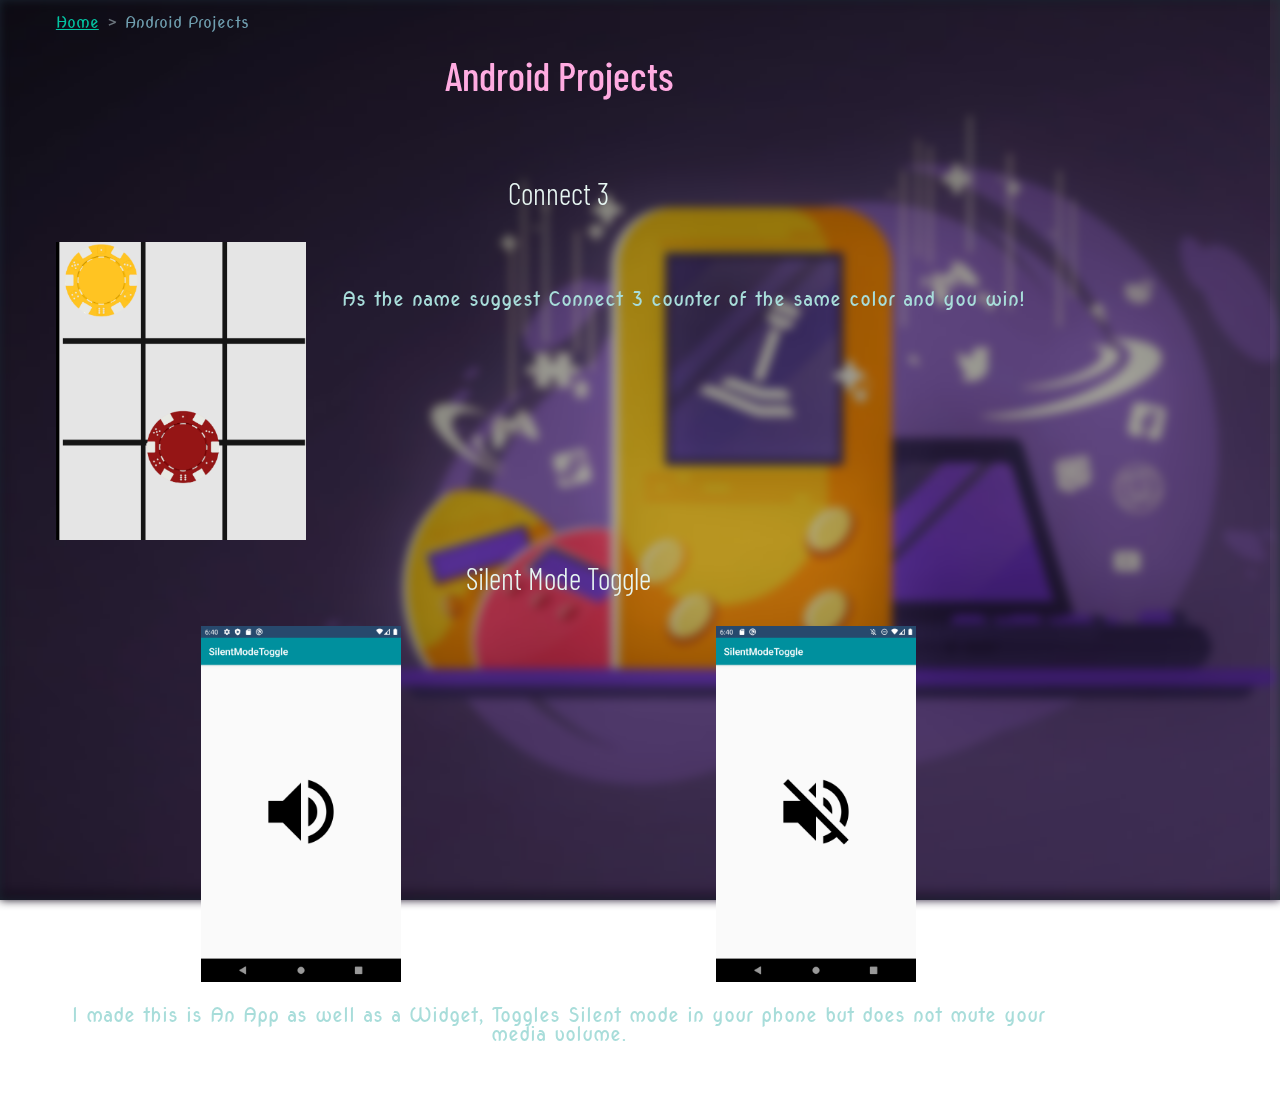
<file: android.html>
<!DOCTYPE html>
<html lang="en">
<head>
  <meta charset="UTF-8">
  <meta name="viewport" content="width=device-width, initial-scale=1.0">
  <meta http-equiv="X-UA-Compatible" content="ie=edge">
  <title>Android Developer</title>
  <link rel="stylesheet" href="css/bootstrap.min.css">
    <link rel="stylesheet" href="css/styles.css">
    <link rel="icon" href="androidfavicon.ico">
</head>
<body>
<div class="bg androidsec" >
  <div id="progressbar"></div>
  <div id="scrollpath"></div>
<section class="container-fluid " >
<nav style="--bs-breadcrumb-divider: '>';" aria-label="breadcrumb">
<ol class="breadcrumb">
  <li class="breadcrumb-item"><a href="index.html" style="color: #03c4a1;">Home</a></li>
  <li class="breadcrumb-item active" aria-current="page" style="color: #709fb0;">Android Projects</li>
</ol>
</nav >
<h1>Android Projects</h1>
<br>
<br>
<div class="row">
  <div class="col-lg-12 col-md-5 col-sm-4">
    <h2 class=" ">Connect 3</h2>
    <img src="androidimages/connect3.png" alt="Connect3" class="connect3" id="connect">
    <br>
    <br>
    <p>As the name suggest Connect 3 counter of the same color and you win!</p>
    <br><br>
  </div>
  </div>
  <div class="row">
    <h2>Silent Mode Toggle</h2>
    <div class="col-lg-6 col-md-6 col-sm-4 silent_images" >
      <img src="androidimages/silentmodeoff.png" alt="volume_off" id="silent">

    </div>
    <div class="col-lg-6 col-md-6 col-sm-4 silent_images">
      <img src="androidimages/silenmodeon.png" alt="volume_on"  id="silent">
    </div>

  </div>
  <br>
  <p>I made this is An App as well as a Widget, Toggles Silent mode in your phone
  but does not mute your media volume.</p>
  <br><br>



</section >
</div >



<script type="text/javascript">
let progress = document.getElementById('progressbar');
let totHeight = document.body.scrollHeight - window.innerHeight;
window.onscroll = function(){
  let progressHeight = (window.pageYOffset / totHeight) * 100;
  progress.style.height = progressHeight + "%";
}
</script>
<script src="https://cdn.jsdelivr.net/npm/bootstrap@5.0.0-beta1/dist/js/bootstrap.bundle.min.js" integrity="sha384-ygbV9kiqUc6oa4msXn9868pTtWMgiQaeYH7/t7LECLbyPA2x65Kgf80OJFdroafW" crossorigin="anonymous"></script>
</body>
</html>
</file>
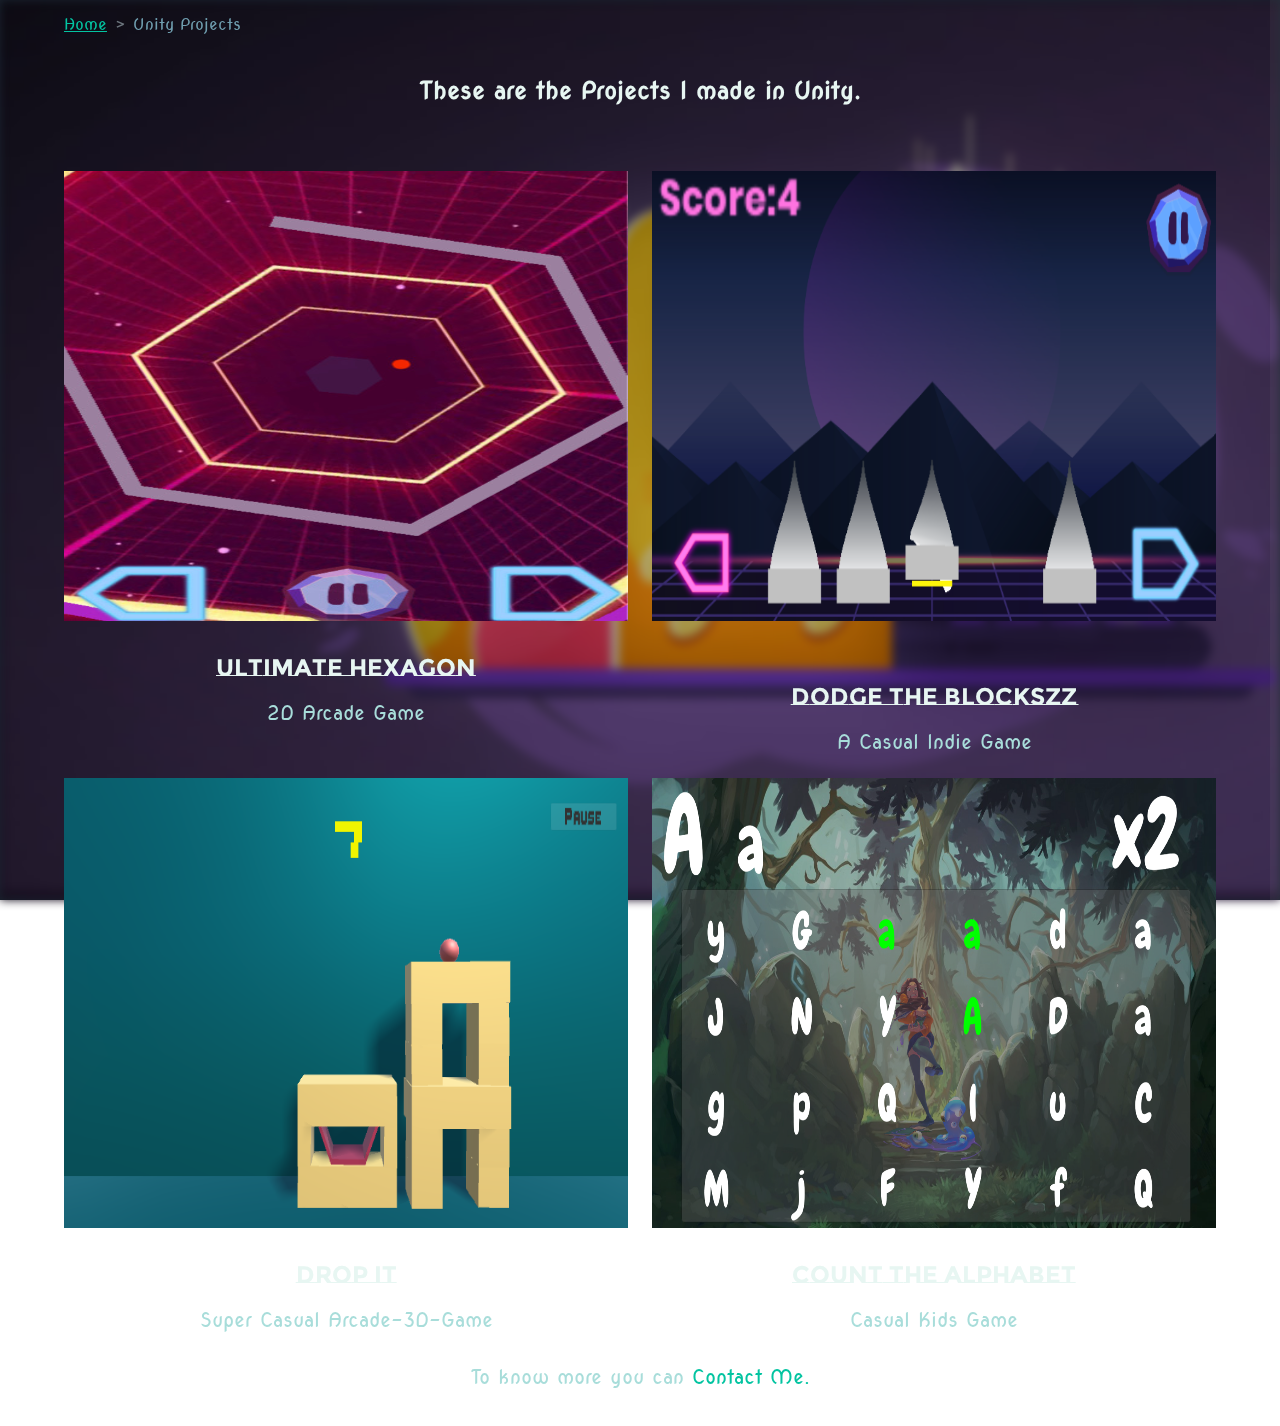
<file: gamedev.html>
<!DOCTYPE html>
<html lang="en">
<head>
  <meta charset="UTF-8">
  <meta name="viewport" content="width=device-width, initial-scale=1.0">
  <meta http-equiv="X-UA-Compatible" content="ie=edge">
  <title>Developed Games</title>
  <link rel="stylesheet" href="css/bootstrap.min.css">
    <link rel="stylesheet" href="css/styles.css">
    <link rel="icon" href="unity.ico">
</head>
<body>
  <div class="bg">

    <div id="progressbar"></div>
    <div id="scrollpath"></div>
<section class="container-fluid">
  <nav style="--bs-breadcrumb-divider: '>';" aria-label="breadcrumb">
    <ol class="breadcrumb">
      <li class="breadcrumb-item"><a href="index.html" style="color: #03c4a1;">Home</a></li>
      <li class="breadcrumb-item active" aria-current="page" style="color: #709fb0;">Unity Projects</li>
    </ol>
  </nav>
  <br>
  <h3 style="text-align:center; color: #da9ff9; font-weight:bold">These are the Projects I made in Unity.<h3>
    <br>
    <br>

  <div class="row">
  <div class="col-lg-6 col-md-5 col-sm-6 ">

      <img src="images/hexagon.jpeg" class="d-block w-100" alt="...">
      <br>

      <h5 style="color: #ffabe1; font-family: 'Montserrat Subrayada', sans-serif; line-height: 2.2rem; font-weight:bold;">Ultimate Hexagon</h5>
          <p style="color: #709fb0;">  2D Arcade Game</p>

    </div>
    <div class="col-lg-6 col-md-5 col-sm-6 ">

        <img src="images/dodgeblock.png" class="d-block w-100" alt="...">
        <br>
        <br>
        <h5 style="color: #ffabe1; font-family: 'Montserrat Subrayada', sans-serif; line-height: 2.2rem; font-weight:bold;">Dodge the Blockszz</h5>
            <p style="color: #709fb0;"> A Casual Indie Game</p>
      </div>
      <div class="col-lg-6 col-md-5 col-sm-6 ">

          <img src="images/dropit.png" class="d-block w-100" alt="..." >
          <br>
          <h5 style="color: #ffabe1; font-family: 'Montserrat Subrayada', sans-serif; line-height: 2.2rem; font-weight:bold;">Drop It</h5>
              <p style="color: #709fb0;">Super Casual Arcade-3D-Game</p>

        </div>
        <div class="col-lg-6 col-md-5 col-sm-6 ">
                <img src="images/Alpha-count.png" class="d-block w-100" alt="...">
                <br>
                <h5 style="color: #ffabe1; font-family: 'Montserrat Subrayada', sans-serif; line-height: 2.2rem; font-weight:bold;">Count the Alphabet</h5>
                    <p style="color: #709fb0;">Casual Kids Game</p>
              </div>


      </div>
    <hr>
      <p style="text-align:center; color: #da9ff9;">To know more you can <a href="contacts.html" style="color: #03c4a1; text-decoration:none;"> Contact Me.</p>



      </section>

    </div>















    <script type="text/javascript">
    let progress = document.getElementById('progressbar');
    let totHeight = document.body.scrollHeight - window.innerHeight;
    window.onscroll = function(){
      let progressHeight = (window.pageYOffset / totHeight) * 100;
      progress.style.height = progressHeight + "%";
    }
    </script>
  <script src="https://cdn.jsdelivr.net/npm/bootstrap@5.0.0-beta1/dist/js/bootstrap.bundle.min.js" integrity="sha384-ygbV9kiqUc6oa4msXn9868pTtWMgiQaeYH7/t7LECLbyPA2x65Kgf80OJFdroafW" crossorigin="anonymous"></script>
</body>
</html>
</file>
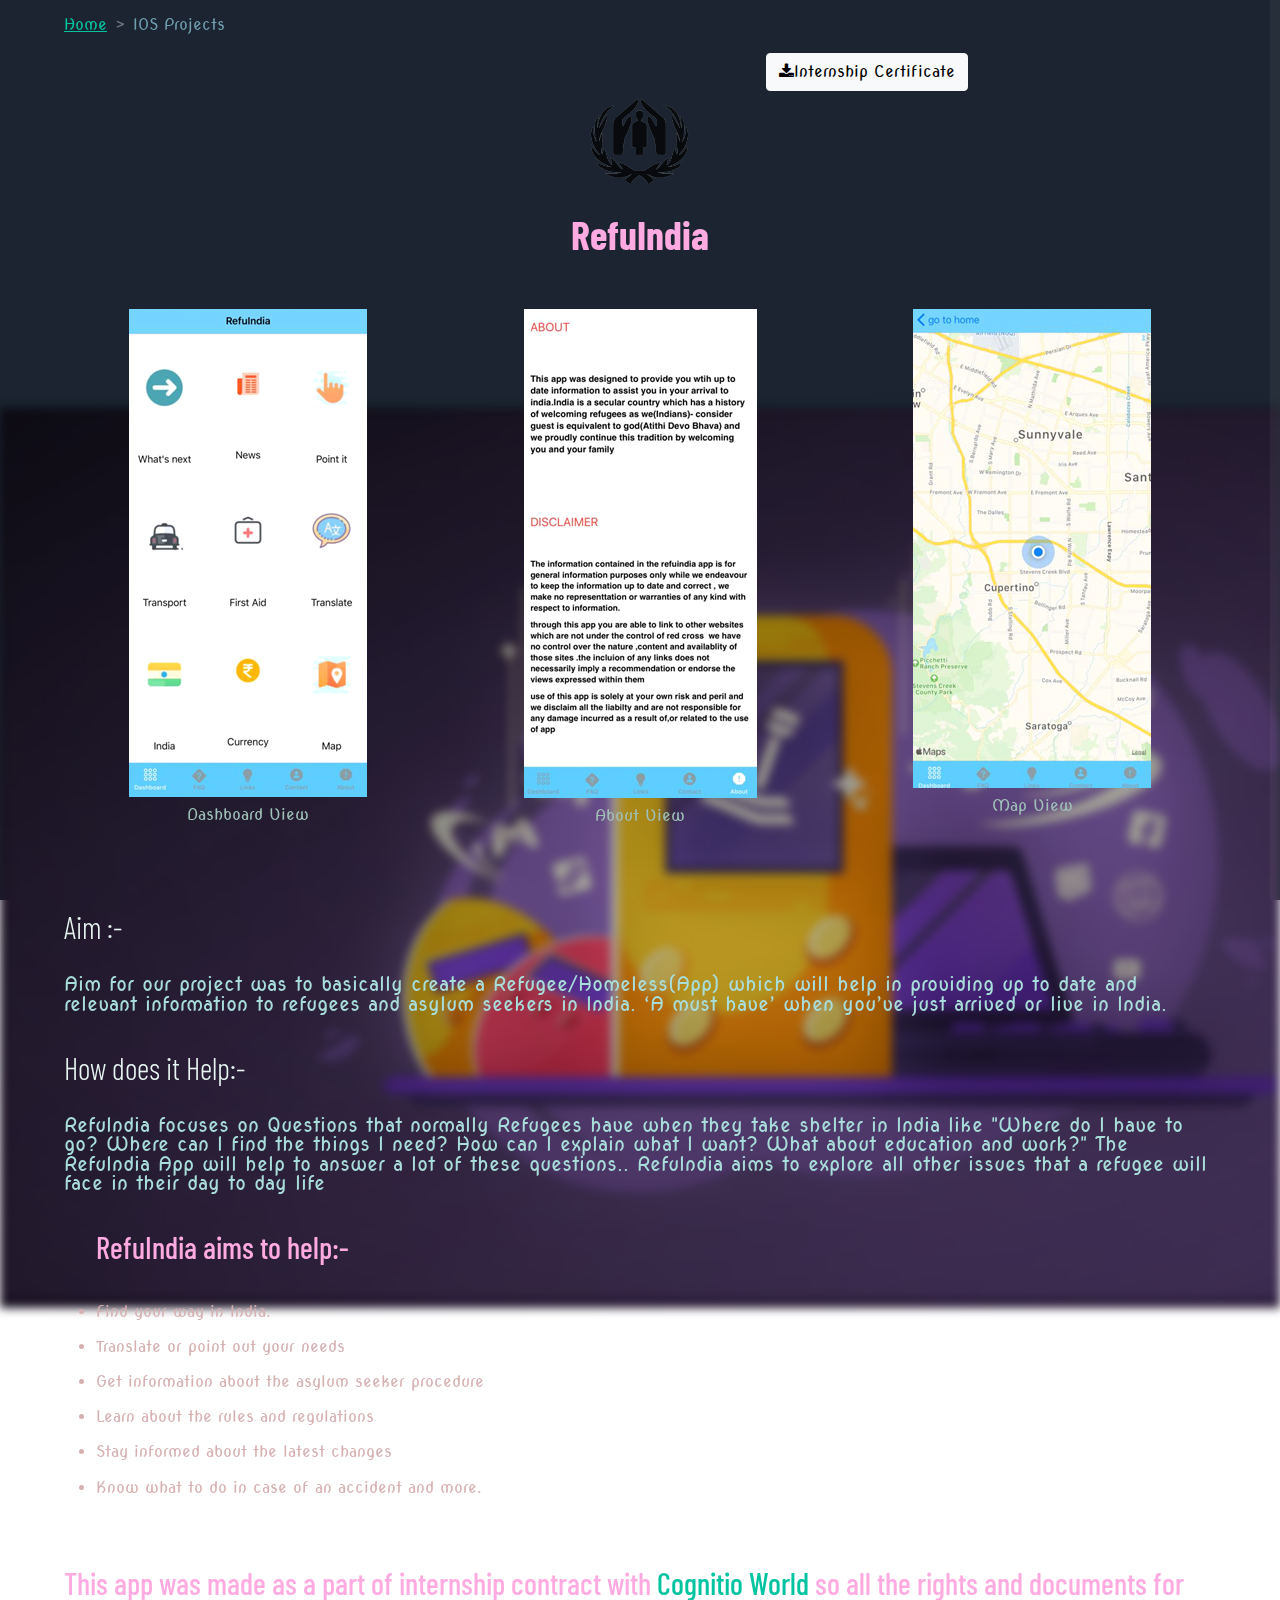
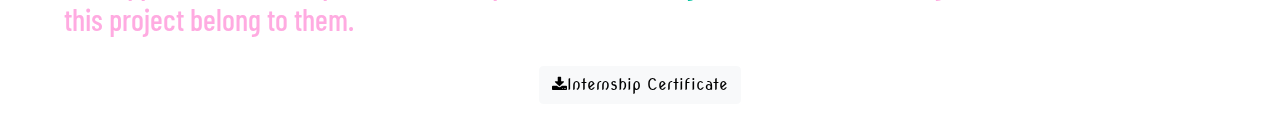
<file: iosdev.html>
<!DOCTYPE html>
<html lang="en">
<head>
  <meta charset="UTF-8">
  <meta name="viewport" content="width=device-width, initial-scale=1.0">
  <meta http-equiv="X-UA-Compatible" content="ie=edge">
  <title>Ios Developer</title>
  <link rel="stylesheet" href="css/bootstrap.min.css">
    <link rel="stylesheet" href="css/styles.css">
    <link rel="stylesheet" href="https://cdnjs.cloudflare.com/ajax/libs/font-awesome/4.7.0/css/font-awesome.min.css">
    <link rel="icon" href="iosfavicon.ico">


</head>
<body class="bg">
  <div id="progressbar"></div>
  <div id="scrollpath"></div>
  <section class="container-fluid">
    <nav style="--bs-breadcrumb-divider: '>';" aria-label="breadcrumb">
      <ol class="breadcrumb">
        <li class="breadcrumb-item"><a href="index.html" style="color: #03c4a1;">Home</a></li>
        <li class="breadcrumb-item active" aria-current="page" style="color: #709fb0;">IOS Projects</li>
      </ol>
    </nav>
    <form class="getdocument" action="iosimages/ios dev certificate.jpg" method="get">
      <button class="btn btn-light"><i class="fa fa-download"></i>Internship Certificate</button>
    </form>
    <img src="iosimages/refuindia.png" alt="refuindia" style="opacity:0.7; " id="refuimg">
<h1 style="color: #ffabe1; font-family: 'Barlow Condensed', sans-serif; line-height: 5.2rem; font-weight:bolder">RefuIndia</h1>

<br>

<div class="row iosimgs">
  <div class="col-lg-4 col-md-6 " >
  <img src="iosimages/ios proj1.png" alt="Dashboard View" >
  <h6 style="">Dashboard View</h6>
  </div>
  <div class="col-lg-4 col-md-6 " >
  <img src="iosimages/iosproj2.png" alt="About View">
  <h6 style="">About View</h6>
  </div>
  <div class="col-lg-4" >
  <img src="iosimages/mapview.png" alt="Map View" >
  <h6 style="">Map View</h6>
  </div>
  </div>
  <br>

  <br>
  <div class="info">
    <div class="aim">
  <h2 style="">Aim :-</h2>
  <p style="" >Aim for our project was to basically create a Refugee/Homeless(App) which will help in  providing up to date and relevant information to refugees and asylum seekers in India.
     ‘A must have’ when you’ve just arrived or live in India.</p>
</div>
<div class="workings">
  <h2 style="">How does it Help:-</h2>
<p>RefuIndia focuses on Questions that normally Refugees have when they take shelter in India like "Where do I have to go? Where can I find the things I need? How can I explain what I want? What about education and work?" The RefuIndia App will help to answer a lot of these questions.. RefuIndia aims to explore all other issues that a refugee will face in their day to day life
</p>
<ul class="refufeature">
  <h6 style="color: #ffabe1;font-family: 'Barlow Condensed', sans-serif; font-size: 1.9rem; padding: 20px 0px;">RefuIndia aims to help:-</h6>
  <li>Find your way in India.</li>
  <li>Translate or point out your needs</li>
  <li>Get information about the asylum seeker procedure </li>
  <li>Learn about the rules and regulations</li>
  <li>Stay informed about the latest changes</li>
  <li>Know what to do in case of an accident and more.</li>
</ul>
<br>
<h6 style="color: #ffabe1;font-family: 'Barlow Condensed', sans-serif; font-size: 1.9rem; padding: 20px 0px;">This app was made as a part of internship contract with
  <a href="https://www.cognitioworld.com/" style="color: #03c4a1; text-decoration:none;">Cognitio World</a>
  so all the rights and documents for this project belong to them.</h6>


</div>
</div>
<form class="" action="iosimages/ios dev certificate.jpg" method="get">
  <button class="btn btn-light"><i class="fa fa-download"></i>Internship Certificate</button>
</form>





</section>


<script>let progress = document.getElementById('progressbar');
let totHeight = document.body.scrollHeight - window.innerHeight;
window.onscroll = function(){
  let progressHeight = (window.pageYOffset / totHeight) * 100;
  progress.style.height = progressHeight + "%";
}</script>
<script src="https://cdn.jsdelivr.net/npm/bootstrap@5.0.0-beta1/dist/js/bootstrap.bundle.min.js" integrity="sha384-ygbV9kiqUc6oa4msXn9868pTtWMgiQaeYH7/t7LECLbyPA2x65Kgf80OJFdroafW" crossorigin="anonymous"></script>
</body>
</html>
</file>
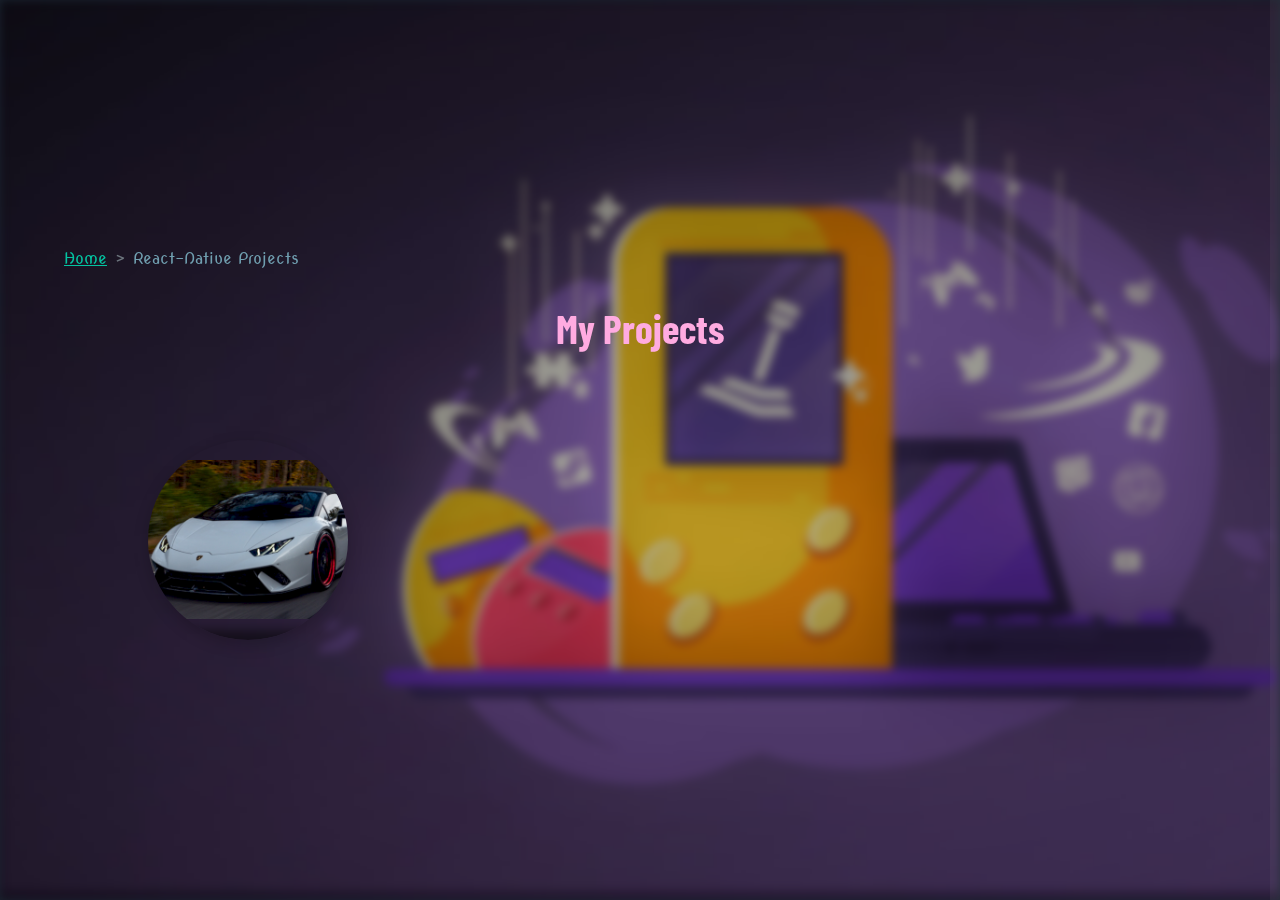
<file: react-native.html>
<!DOCTYPE html>
<html lang="en">
<head>
  <meta charset="UTF-8">
  <meta name="viewport" content="width=device-width, initial-scale=1.0">
  <meta http-equiv="X-UA-Compatible" content="ie=edge">
  <title>Supercar</title>
  <link rel="stylesheet" href="css/bootstrap.min.css">
    <link rel="stylesheet" href="css/styles.css">
    <link rel="stylesheet" href="https://cdnjs.cloudflare.com/ajax/libs/font-awesome/4.7.0/css/font-awesome.min.css">
    <link rel="icon" href="reactimg/reacticon.ico">


</head>
<body class="bg" id="react-native">
  <div id="progressbar"></div>
  <div id="scrollpath"></div>
  <section class="container-fluid">
    <nav style="--bs-breadcrumb-divider: '>';" aria-label="breadcrumb">
      <ol class="breadcrumb">
        <li class="breadcrumb-item"><a href="index.html" style="color: #03c4a1;">Home</a></li>
        <li class="breadcrumb-item active" aria-current="page" style="color: #709fb0;">React-Native Projects</li>

      </ol>
    </nav>
    <h1 class="header1">My Projects</h1>
    <br>
    <br>
    <div class="row">
      <div class="col-lg-4 col-md-6 " >

      <div class="container1 ">
        <div class="card1">
          <div class="imgBx">
            <img src="reactimg/supercarappimg11.png" alt="">

          </div>
          <br>
          <div class="content">
            <div class="contentBx">
              <h3 style=""><A href="super-car.html">Super-Cars<br><span>Web-application</span></a></h3>

            </div>
          </div>
        </div>
      </div>
    </div>
    </div>





</section>


<script>let progress = document.getElementById('progressbar');
let totHeight = document.body.scrollHeight - window.innerHeight;
window.onscroll = function(){
  let progressHeight = (window.pageYOffset / totHeight) * 100;
  progress.style.height = progressHeight + "%";
}</script>
<script src="https://cdn.jsdelivr.net/npm/bootstrap@5.0.0-beta1/dist/js/bootstrap.bundle.min.js" integrity="sha384-ygbV9kiqUc6oa4msXn9868pTtWMgiQaeYH7/t7LECLbyPA2x65Kgf80OJFdroafW" crossorigin="anonymous"></script>
</body>
</html>
</file>
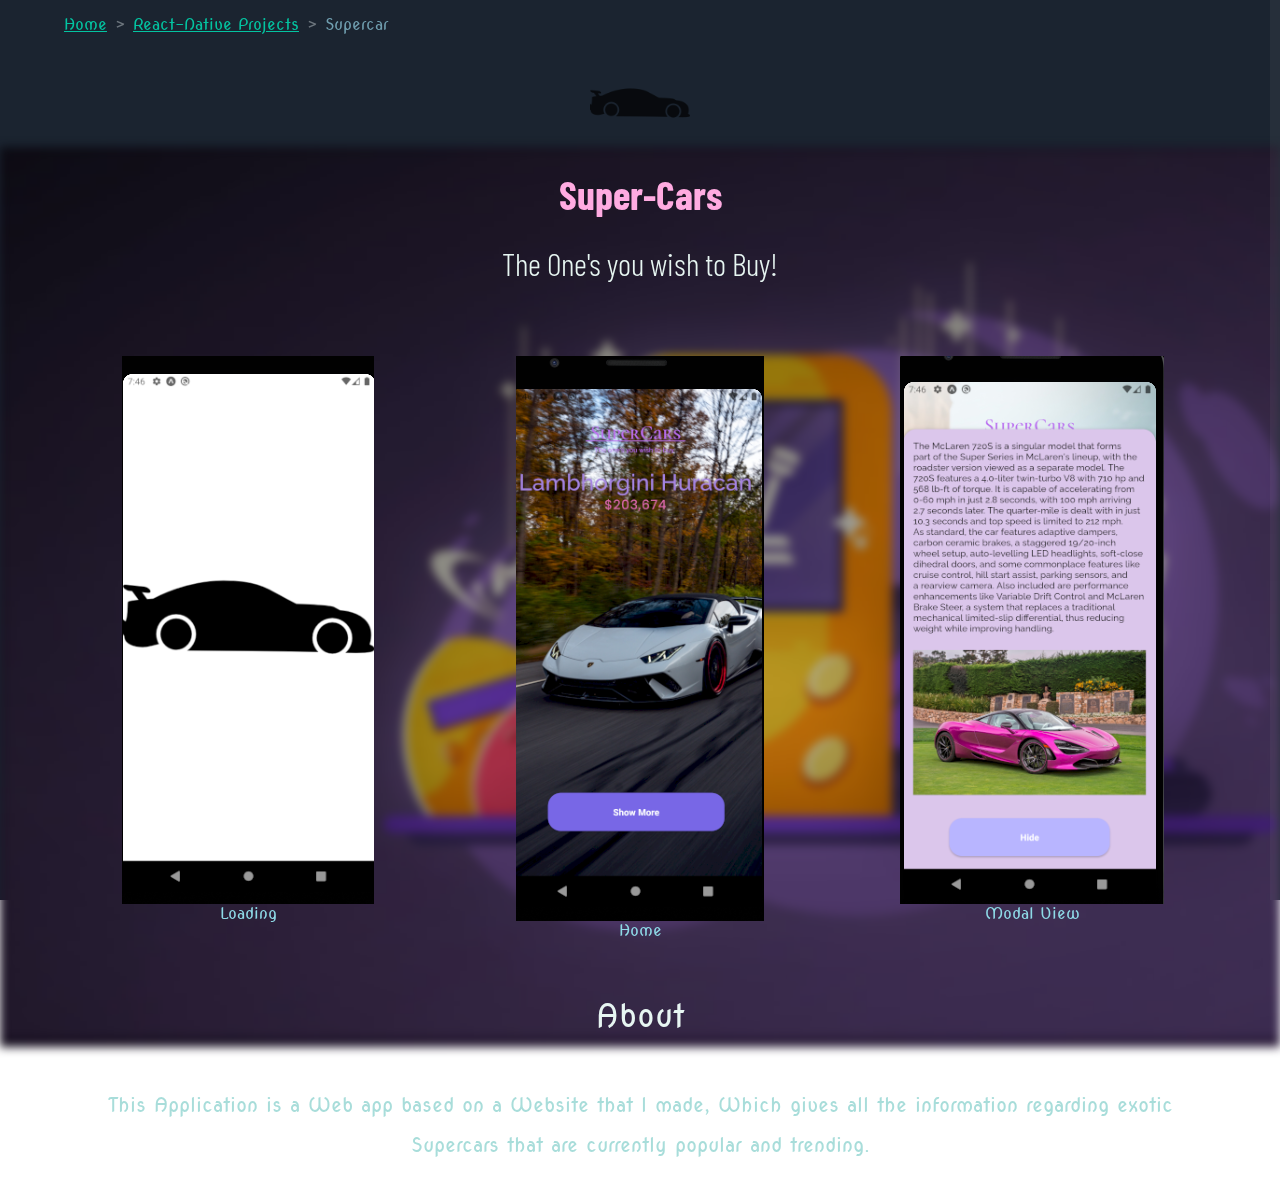
<file: super-car.html>
<!DOCTYPE html>
<html lang="en">
<head>
  <meta charset="UTF-8">
  <meta name="viewport" content="width=device-width, initial-scale=1.0">
  <meta http-equiv="X-UA-Compatible" content="ie=edge">
  <title>Supercar</title>
  <link rel="stylesheet" href="css/bootstrap.min.css">
    <link rel="stylesheet" href="css/styles.css">
    <link rel="stylesheet" href="https://cdnjs.cloudflare.com/ajax/libs/font-awesome/4.7.0/css/font-awesome.min.css">
    <link rel="icon" href="reactimg/supericon.ico">


</head>
<body class="bg" id="Supercar">
  <div id="progressbar"></div>
  <div id="scrollpath"></div>
  <section class="container-fluid">
    <nav style="--bs-breadcrumb-divider: '>';" aria-label="breadcrumb">
      <ol class="breadcrumb">
        <li class="breadcrumb-item"><a href="index.html" style="color: #03c4a1;">Home</a></li>
        <li class="breadcrumb-item"><a href="react-native.html" style="color: #03c4a1;">React-Native Projects</a></li>
        <li class="breadcrumb-item active" aria-current="page" style="color: #709fb0;">Supercar</li>
      </ol>
    </nav>
    <img src="reactimg/super-car.png" alt="super-car" style="opacity:0.7; " id="super-car">
<h1 style="color: #ffabe1; font-family: 'Barlow Condensed', sans-serif; line-height: 5.2rem; font-weight:bolder">Super-Cars</h1>
<h2 style="color: #ffabe1; font-family: 'Barlow Condensed', sans-serif;">The One's you wish to Buy!</h2>

<br>

<div class="row reactimgs">
  <div class="col-lg-4 col-md-6 " >
  <img src="reactimg/supercarapploading.png" alt="Loading" >
  <h6 style="">Loading</h6>
  </div>
  <div class="col-lg-4 col-md-6 " >
  <img src="reactimg/supercarappimg1.png" alt="Home">
  <h6 style="">Home</h6>
  </div>
  <div class="col-lg-4" >
  <img src="reactimg/supercarappimg2.png" alt="Modal view" >
  <h6 style="">Modal View</h6>
  </div>
  </div>
  <br>

  <br>
  <div class="supercarinfo">
    <div class="aim">
  <h2 style="">About</h2>
  <p style="" >This Application is a Web app based on a Website that I made, Which gives all the information regarding exotic Supercars that are currently popular and trending.</p>
</div>
</div>

</section>


<script>let progress = document.getElementById('progressbar');
let totHeight = document.body.scrollHeight - window.innerHeight;
window.onscroll = function(){
  let progressHeight = (window.pageYOffset / totHeight) * 100;
  progress.style.height = progressHeight + "%";
}</script>
<script src="https://cdn.jsdelivr.net/npm/bootstrap@5.0.0-beta1/dist/js/bootstrap.bundle.min.js" integrity="sha384-ygbV9kiqUc6oa4msXn9868pTtWMgiQaeYH7/t7LECLbyPA2x65Kgf80OJFdroafW" crossorigin="anonymous"></script>
</body>
</html>
</file>
<file: css/styles.css>
@import url("https://fonts.googleapis.com/css2?family=Merriweather:wght@700&family=Sacramento&display=swap");
@import url("https://fonts.googleapis.com/css2?family=Montserrat:wght@300&display=swap");
@import url("https://fonts.googleapis.com/css2?family=Montserrat:wght@500&display=swap");
@import url("https://fonts.googleapis.com/css2?family=Barlow+Condensed:wght@400&family=Montserrat:wght@100;200&display=swap");
@import url("https://fonts.googleapis.com/css2?family=Montserrat+Subrayada&display=swap");
@import url("https://fonts.googleapis.com/css2?family=Share+Tech+Mono&display=swap");
@import url("https://fonts.googleapis.com/css2?family=Josefin+Sans:wght@300&display=swap");
@import url("https://fonts.googleapis.com/css2?family=Allerta+Stencil&family=Cinzel+Decorative:wght@400;700;900&family=Nova+Oval&display=swap");
@import url("https://fonts.googleapis.com/css2?family=Russo+One&display=swap");

:root {
  --transition: 0.75s ease;
  --clr-body-dark: #08111c;
  --clr-body-light: #8edae7;
  --clr-navdark: #1b2430;
  --clr-navlight: #eaf6f6;
  --clr-skewdark: #1b2430;
  --clr-skewlight: #d2e8f2;
  --clr-h2-dark: #1b242f;
  --clr-h2-light: #e7f6f2;
  --clr-h3-dark: #365b63;
  --clr-h3-light: #e7f6f2;
  --clr-h4-dark: #4f7595;
  --clr-h4-light: #c6ddf0;
  --clr-h5-dark: #365b63;
  --clr-h5-light: #e7f6f2;
  --clr-p-dark: #599d9f;
  --clr-p-light: #a8ddda;
  --clr-contactdark: #362d43;
  --clr-contactlight: #4e4e74;
  --clr-footerdark: #4e4e74;
  --clr-footerlight: #272738;
  --clr-socialdark: #123055;
  --clr-sociallight: #d2e8f2;
}

body {
  color: var(--clr-body-light);
  margin: 0px;
  text-align: center;
  font-family: "Nova Oval", cursive;
  -webkit-animation: fadein 2s;
  /* Safari, Chrome and Opera > 12.1 */
  -moz-animation: fadein 2s;
  /* Firefox < 16 */
  -ms-animation: fadein 2s;
  /* Internet Explorer */
  -o-animation: fadein 2s;
  /* Opera < 12.1 */
  animation: fadein 2s;
  overflow-x: hidden;
  filter: none;
  transition: 0.5s;
  cursor: url("../images/icons8-sword-64.png"), auto !important;
  display: flex;
  place-items: center;
  min-height: 100svh;
  transition: background-position var(--transition);
  background: linear-gradient(#8cc9e6 0vh,
      #d2e8f2 100vh,
      #1b2430 200vh,
      #1b2430 300vh) fixed;
  background-size: auto 1000vh;
  background-position-y: -200vh;
}

@keyframes fadein {
  from {
    opacity: 0;
  }

  to {
    opacity: 1;
  }
}

.mainpage {
  display: none;
  animation: fadein 2s;
  transition: ;
}

.loadingcontainer {
  width: 100vw;
  height: 100vh;
  background: linear-gradient(45deg, #706e9f, #343354);
  transition: ;
}

.loadingcontainer.hide {
  display: none;
}

.loadingcontainer.show {
  display: block;
}

.square {
  position: relative;
  width: 100px;
  height: 100px;
  background: #343354;
  animation: rotate 9s linear infinite;
  margin: auto;
  top: 39%;
  border: 10px dashed rgba(0, 0, 0, 0.3);
  box-shadow: 0 0 0 10px rgba(0, 0, 0, 0.5), inset 0 0 0 10px rgba(0, 0, 0, 0.4);
}

@keyframes rotate {
  0% {
    transform: rotate(360deg);
  }

  100% {
    transform: rotate(0deg);
  }
}

.square span {
  display: block;
  position: absolute;
  width: 100%;
  height: 100%;
  top: 0;
  left: 0;
  overflow: hidden;
}

.square span:before {
  content: "";
  position: absolute;
  width: 100%;
  height: 100%;
  border: none;
  transform: scaleX(0);
  border-top: 10px solid #af7ab3;
  animation: animateloading 2s linear infinite;
}

@keyframes animateloading {
  0% {
    transform: scaleX(0);
    left: -100%;
  }

  0.1% {
    transform: scaleX(1);
  }

  25% {
    transform: scaleX(1);
    left: 0%;
  }

  50%,
  100% {
    transform: scaleX(0);
    left: 100%;
  }
}

.square span:nth-child(1) {
  transform: rotate(0deg);
}

.square span:nth-child(2) {
  transform: rotate(90deg);
}

.square span:nth-child(3) {
  transform: rotate(180deg);
}

.square span:nth-child(4) {
  transform: rotate(270deg);
}

.square span:nth-child(1):before {
  animation-delay: 0s;
}

.square span:nth-child(2):before {
  animation-delay: 0.5s;
}

.square span:nth-child(3):before {
  animation-delay: 1s;
}

.square span:nth-child(4):before {
  animation-delay: 1.5s;
}

.maincontainer.blur {
  filter: blur(7px);
  background-color: #d2e8f2;
}

hr {
  border: none;
  border-top: none;
  border-bottom: none;
  height: 0px;
  width: 0%;
  border-width: 6px;
  border-color: #eaf6f6;
  margin: 0px auto;
}

/*Heading*/
h2,
h4,
h3,
h5,
p {
  font-family: "Nova Oval", cursive;
}

h2 {
  color: var(--clr-h2-light) !important;
  padding-bottom: 20px;
  font-weight: 300;
  margin-bottom: 30px;
}

h3 {
  color: var(--clr-h3-light) !important;
  font-size: 1.5rem;
}

h5 {
  color: var(--clr-h5-light) !important;
  font-size: 1.5rem;
}

p {
  color: var(--clr-p-light) !important;
  line-height: 2;
  font-size: 20px !important;
}

canvas {
  position: absolute;
  left: 0;
  top: 0;
}

/*all ids of index css are in here*/
#features {
  padding: 100px;
}

#scrollpath {
  position: fixed;
  top: 0;
  right: 0;
  width: 10px;
  height: 100%;
  background: rgba(255, 255, 255, 0.05);
}

#progressbar {
  position: fixed;
  top: 0;
  right: 0;
  width: 10px;
  z-index: 1021;
  background: linear-gradient(to top, #1687a7, #00ffe7);
  animation: scrolly 5s linear infinite;
}

@keyframes scrolly {

  0%,
  100% {
    filter: hue-rotate(0deg);
  }

  50% {
    filter: hue-rotate(360deg);
  }
}

#progressbar:before {
  content: "";
  position: absolute;
  top: 0;
  left: 0;
  width: 100%;
  height: 100%;
  background: linear-gradient(to top, #1687a7, #00ffe7);
  filter: blur(10px);
}

#progressbar:after {
  content: "";
  position: absolute;
  top: 0;
  left: 0;
  width: 100%;
  height: 100%;
  background: linear-gradient(to top, #1687a7, #00ffe7);
  filter: blur(30px);
}

#title2 {
  position: relative;
  top: 47%;
  font-size: 24px;
  color: #66bfbf;
  font-weight: normal;
  align-self: center;
  display: flex;
  justify-content: center;
}

/*all classes css index are here*/

::-webkit-scrollbar {
  width: 0;
}

body.day {
  background-position-y: 0px;
  --clr-body-light: #335b62;
  --clr-body-dark: #8edae7;
  --clr-navlight: #1b2430;
  --clr-navdark: #eaf6f6;
  --clr-skewlight: #1b2430;
  --clr-skewdark: #d2e8f2;
  --clr-h2-light: #1b242f;
  --clr-h2-dark: #e7f6f2;
  --clr-h3-light: #365b63;
  --clr-h3-dark: #e7f6f2;
  --clr-h4-light: #4f7595;
  --clr-h4-dark: #c6ddf0;
  --clr-h5-light: #365b63;
  --clr-h5-dark: #e7f6f2;
  --clr-p-light: #599d9f;
  --clr-p-dark: #a8ddda;
  --clr-contactlight: #362d43;
  --clr-contactdark: #4e4e74;
  --clr-footerlight: #4e4e74;
  --clr-footerdark: #272738;
  --clr-sociallight: #123055;
  --clr-socialdark: #d2e8f2;
}

.stars {
  width: 1px;
  height: 1px;
  background: transparent;
  animation: animStar 50s linear infinite;
  box-shadow: 779px 1331px #fff, 324px 42px #fff, 303px 586px #fff,
    1312px 276px #fff, 451px 625px #fff, 521px 1931px #fff, 1087px 1871px #fff,
    36px 1546px #fff, 132px 934px #fff, 1698px 901px #fff, 1418px 664px #fff,
    1448px 1157px #fff, 1084px 232px #fff, 347px 1776px #fff, 1722px 243px #fff,
    1629px 835px #fff, 479px 969px #fff, 1231px 960px #fff, 586px 384px #fff,
    164px 527px #fff, 8px 646px #fff, 1150px 1126px #fff, 665px 1357px #fff,
    1556px 1982px #fff, 1260px 1961px #fff, 1675px 1741px #fff,
    1843px 1514px #fff, 718px 1628px #fff, 242px 1343px #fff, 1497px 1880px #fff,
    1364px 230px #fff, 1739px 1302px #fff, 636px 959px #fff, 304px 686px #fff,
    614px 751px #fff, 1935px 816px #fff, 1428px 60px #fff, 355px 335px #fff,
    1594px 158px #fff, 90px 60px #fff, 1553px 162px #fff, 1239px 1825px #fff,
    1945px 587px #fff, 749px 1785px #fff, 1987px 1172px #fff, 1301px 1237px #fff,
    1039px 342px #fff, 1585px 1481px #fff, 995px 1048px #fff, 524px 932px #fff,
    214px 413px #fff, 1701px 1300px #fff, 1037px 1613px #fff, 1871px 996px #fff,
    1360px 1635px #fff, 1110px 1313px #fff, 412px 1783px #fff, 1949px 177px #fff,
    903px 1854px #fff, 700px 1936px #fff, 378px 125px #fff, 308px 834px #fff,
    1118px 962px #fff, 1350px 1929px #fff, 781px 1811px #fff, 561px 137px #fff,
    757px 1148px #fff, 1670px 1979px #fff, 343px 739px #fff, 945px 795px #fff,
    576px 1903px #fff, 1078px 1436px #fff, 1583px 450px #fff, 1366px 474px #fff,
    297px 1873px #fff, 192px 162px #fff, 1624px 1633px #fff, 59px 453px #fff,
    82px 1872px #fff, 1933px 498px #fff, 1966px 1974px #fff, 1975px 1688px #fff,
    779px 314px #fff, 1858px 1543px #fff, 73px 1507px #fff, 1693px 975px #fff,
    1683px 108px #fff, 1768px 1654px #fff, 654px 14px #fff, 494px 171px #fff,
    1689px 1895px #fff, 1660px 263px #fff, 1031px 903px #fff, 1203px 1393px #fff,
    1333px 1421px #fff, 1113px 41px #fff, 1206px 1645px #fff, 1325px 1635px #fff,
    142px 388px #fff, 572px 215px #fff, 1535px 296px #fff, 1419px 407px #fff,
    1379px 1003px #fff, 329px 469px #fff, 1791px 1652px #fff, 935px 1802px #fff,
    1330px 1820px #fff, 421px 1933px #fff, 828px 365px #fff, 275px 316px #fff,
    707px 960px #fff, 1605px 1554px #fff, 625px 58px #fff, 717px 1697px #fff,
    1669px 246px #fff, 1925px 322px #fff, 1154px 1803px #fff, 1929px 295px #fff,
    1248px 240px #fff, 1045px 1755px #fff, 166px 942px #fff, 1888px 1773px #fff,
    678px 1963px #fff, 1370px 569px #fff, 1974px 1400px #fff, 1786px 460px #fff,
    51px 307px #fff, 784px 1400px #fff, 730px 1258px #fff, 1712px 393px #fff,
    416px 170px #fff, 1797px 1932px #fff, 572px 219px #fff, 1557px 1856px #fff,
    218px 8px #fff, 348px 1334px #fff, 469px 413px #fff, 385px 1738px #fff,
    1357px 1818px #fff, 240px 942px #fff, 248px 1847px #fff, 1535px 806px #fff,
    236px 1514px #fff, 1429px 1556px #fff, 73px 1633px #fff, 1398px 1121px #fff,
    671px 1301px #fff, 1404px 1663px #fff, 740px 1018px #fff, 1600px 377px #fff,
    785px 514px #fff, 112px 1084px #fff, 1915px 1887px #fff, 1463px 1848px #fff,
    687px 1115px #fff, 1268px 1768px #fff, 1729px 1425px #fff,
    1284px 1022px #fff, 801px 974px #fff, 1975px 1317px #fff, 1354px 834px #fff,
    1446px 1484px #fff, 1283px 1786px #fff, 11px 523px #fff, 1842px 236px #fff,
    1355px 654px #fff, 429px 7px #fff, 1033px 1128px #fff, 157px 297px #fff,
    545px 635px #fff, 52px 1080px #fff, 827px 1520px #fff, 1121px 490px #fff,
    9px 309px #fff, 1744px 1586px #fff, 1014px 417px #fff, 1534px 524px #fff,
    958px 552px #fff, 1403px 1496px #fff, 387px 703px #fff, 1522px 548px #fff,
    1355px 282px #fff, 1532px 601px #fff, 1838px 790px #fff, 290px 259px #fff,
    295px 598px #fff, 1601px 539px #fff, 1561px 1272px #fff, 34px 1922px #fff,
    1024px 543px #fff, 467px 369px #fff, 722px 333px #fff, 1976px 1255px #fff,
    766px 983px #fff, 1582px 1285px #fff, 12px 512px #fff, 617px 1410px #fff,
    682px 577px #fff, 1334px 1438px #fff, 439px 327px #fff, 1617px 1661px #fff,
    673px 129px #fff, 794px 941px #fff, 1386px 1902px #fff, 37px 1353px #fff,
    1467px 1353px #fff, 416px 18px #fff, 187px 344px #fff, 200px 1898px #fff,
    1491px 1619px #fff, 811px 347px #fff, 924px 1827px #fff, 945px 217px #fff,
    1735px 1228px #fff, 379px 1890px #fff, 79px 761px #fff, 825px 1837px #fff,
    1980px 1558px #fff, 1308px 1573px #fff, 1488px 1726px #fff,
    382px 1208px #fff, 522px 595px #fff, 1277px 1898px #fff, 354px 552px #fff,
    161px 1784px #fff, 614px 251px #fff, 526px 1576px #fff, 17px 212px #fff,
    179px 996px #fff, 467px 1208px #fff, 1944px 1838px #fff, 1140px 1093px #fff,
    858px 1007px #fff, 200px 1064px #fff, 423px 1964px #fff, 1945px 439px #fff,
    1377px 689px #fff, 1120px 1437px #fff, 1876px 668px #fff, 907px 1324px #fff,
    343px 1976px #fff, 1816px 1501px #fff, 1849px 177px #fff, 647px 91px #fff,
    1984px 1012px #fff, 1336px 1300px #fff, 128px 648px #fff, 305px 1060px #fff,
    1324px 826px #fff, 1263px 1314px #fff, 1801px 629px #fff, 1614px 1555px #fff,
    1634px 90px #fff, 1603px 452px #fff, 891px 1984px #fff, 1556px 1906px #fff,
    121px 68px #fff, 1676px 1714px #fff, 516px 936px #fff, 1947px 1492px #fff,
    1455px 1519px #fff, 45px 602px #fff, 205px 1039px #fff, 793px 172px #fff,
    1562px 1739px #fff, 1056px 110px #fff, 1512px 379px #fff, 1795px 1621px #fff,
    1848px 607px #fff, 262px 1719px #fff, 477px 991px #fff, 483px 883px #fff,
    1239px 1197px #fff, 1496px 647px #fff, 1649px 25px #fff, 1491px 1946px #fff,
    119px 996px #fff, 179px 1472px #fff, 1341px 808px #fff, 1565px 1700px #fff,
    407px 1544px #fff, 1754px 357px #fff, 1288px 981px #fff, 902px 1997px #fff,
    1755px 1668px #fff, 186px 877px #fff, 1202px 1882px #fff, 461px 1213px #fff,
    1400px 748px #fff, 1969px 1899px #fff, 809px 522px #fff, 514px 1219px #fff,
    374px 275px #fff, 938px 1973px #fff, 357px 552px #fff, 144px 1722px #fff,
    1572px 912px #fff, 402px 1858px #fff, 1544px 1195px #fff, 667px 1257px #fff,
    727px 1496px #fff, 993px 232px #fff, 1772px 313px #fff, 1040px 1590px #fff,
    1204px 1973px #fff, 1268px 79px #fff, 1555px 1048px #fff, 986px 1707px #fff,
    978px 1710px #fff, 713px 360px #fff, 407px 863px #fff, 461px 736px #fff,
    284px 1608px #fff, 103px 430px #fff, 1283px 1319px #fff, 977px 1186px #fff,
    1966px 1516px #fff, 1287px 1129px #fff, 70px 1098px #fff, 1189px 889px #fff,
    1126px 1734px #fff, 309px 1292px #fff, 879px 764px #fff, 65px 473px #fff,
    1003px 1959px #fff, 658px 791px #fff, 402px 1576px #fff, 35px 622px #fff,
    529px 1589px #fff, 164px 666px #fff, 1876px 1290px #fff, 1541px 526px #fff,
    270px 1297px #fff, 440px 865px #fff, 1500px 802px #fff, 182px 1754px #fff,
    1264px 892px #fff, 272px 1249px #fff, 1289px 1535px #fff, 190px 1646px #fff,
    955px 242px #fff, 1456px 1597px #fff, 1727px 1983px #fff, 635px 801px #fff,
    226px 455px #fff, 1396px 1710px #fff, 849px 1863px #fff, 237px 1264px #fff,
    839px 140px #fff, 1122px 735px #fff, 1280px 15px #fff, 1318px 242px #fff,
    1819px 1148px #fff, 333px 1392px #fff, 1949px 553px #fff, 1878px 1332px #fff,
    467px 548px #fff, 1812px 1082px #fff, 1067px 193px #fff, 243px 156px #fff,
    483px 1616px #fff, 1714px 933px #fff, 759px 1800px #fff, 1822px 995px #fff,
    1877px 572px #fff, 581px 1084px #fff, 107px 732px #fff, 642px 1837px #fff,
    166px 1493px #fff, 1555px 198px #fff, 819px 307px #fff, 947px 345px #fff,
    827px 224px #fff, 927px 1394px #fff, 540px 467px #fff, 1093px 405px #fff,
    1140px 927px #fff, 130px 529px #fff, 33px 1980px #fff, 1147px 1663px #fff,
    1616px 1436px #fff, 528px 710px #fff, 798px 1100px #fff, 505px 1480px #fff,
    899px 641px #fff, 1909px 1949px #fff, 1311px 964px #fff, 979px 1301px #fff,
    1393px 969px #fff, 1793px 1886px #fff, 292px 357px #fff, 1196px 1718px #fff,
    1290px 1994px #fff, 537px 1973px #fff, 1181px 1674px #fff,
    1740px 1566px #fff, 1307px 265px #fff, 922px 522px #fff, 1892px 472px #fff,
    384px 1746px #fff, 392px 1098px #fff, 647px 548px #fff, 390px 1498px #fff,
    1246px 138px #fff, 730px 876px #fff, 192px 1472px #fff, 1790px 1789px #fff,
    928px 311px #fff, 1253px 1647px #fff, 747px 1921px #fff, 1561px 1025px #fff,
    1533px 1292px #fff, 1985px 195px #fff, 728px 729px #fff, 1712px 1936px #fff,
    512px 1717px #fff, 1528px 483px #fff, 313px 1642px #fff, 281px 1849px #fff,
    1212px 799px #fff, 435px 1191px #fff, 1422px 611px #fff, 1718px 1964px #fff,
    411px 944px #fff, 210px 636px #fff, 1502px 1295px #fff, 1434px 349px #fff,
    769px 60px #fff, 747px 1053px #fff, 789px 504px #fff, 1436px 1264px #fff,
    1893px 1225px #fff, 1394px 1788px #fff, 1108px 1317px #fff,
    1673px 1395px #fff, 854px 1010px #fff, 1705px 80px #fff, 1858px 148px #fff,
    1729px 344px #fff, 1388px 664px #fff, 895px 406px #fff, 1479px 157px #fff,
    1441px 1157px #fff, 552px 1900px #fff, 516px 364px #fff, 1647px 189px #fff,
    1427px 1071px #fff, 785px 729px #fff, 1080px 1710px #fff, 504px 204px #fff,
    1177px 1622px #fff, 657px 34px #fff, 1296px 1099px #fff, 248px 180px #fff,
    1212px 1568px #fff, 667px 1562px #fff, 695px 841px #fff, 1608px 1247px #fff,
    751px 882px #fff, 87px 167px #fff, 607px 1368px #fff, 1363px 1203px #fff,
    1836px 317px #fff, 1668px 1703px #fff, 830px 1154px #fff, 1721px 1398px #fff,
    1601px 1280px #fff, 976px 874px #fff, 1743px 254px #fff, 1020px 1815px #fff,
    1670px 1766px #fff, 1890px 735px #fff, 1379px 136px #fff, 1864px 695px #fff,
    206px 965px #fff, 1404px 1932px #fff, 1923px 1360px #fff, 247px 682px #fff,
    519px 1708px #fff, 645px 750px #fff, 1164px 1204px #fff, 834px 323px #fff,
    172px 1350px #fff, 213px 972px #fff, 1837px 190px #fff, 285px 1806px #fff,
    1047px 1299px #fff, 1548px 825px #fff, 1730px 324px #fff, 1346px 1909px #fff,
    772px 270px #fff, 345px 1190px #fff, 478px 1433px #fff, 1479px 25px #fff,
    1994px 1830px #fff, 1744px 732px #fff, 20px 1635px #fff, 690px 1795px #fff,
    1594px 569px #fff, 579px 245px #fff, 1398px 733px #fff, 408px 1352px #fff,
    1774px 120px #fff, 1152px 1370px #fff, 1698px 1810px #fff, 710px 1450px #fff,
    665px 286px #fff, 493px 1720px #fff, 786px 5px #fff, 637px 1140px #fff,
    764px 324px #fff, 927px 310px #fff, 938px 1424px #fff, 1884px 744px #fff,
    913px 462px #fff, 1831px 1936px #fff, 1527px 249px #fff, 36px 1381px #fff,
    1597px 581px #fff, 1530px 355px #fff, 949px 459px #fff, 799px 828px #fff,
    242px 1471px #fff, 654px 797px #fff, 796px 594px #fff, 1365px 678px #fff,
    752px 23px #fff, 1630px 541px #fff, 982px 72px #fff, 1733px 1831px #fff,
    21px 412px #fff, 775px 998px #fff, 335px 1945px #fff, 264px 583px #fff,
    158px 1311px #fff, 528px 164px #fff, 1978px 574px #fff, 717px 1203px #fff,
    734px 1591px #fff, 1555px 820px #fff, 16px 1943px #fff, 1625px 1177px #fff,
    1236px 690px #fff, 1585px 1590px #fff, 1737px 1728px #fff, 721px 698px #fff,
    1804px 1186px #fff, 166px 980px #fff, 1850px 230px #fff, 330px 1712px #fff,
    95px 797px #fff, 1948px 1078px #fff, 469px 939px #fff, 1269px 1899px #fff,
    955px 1220px #fff, 1137px 1075px #fff, 312px 1293px #fff, 986px 1762px #fff,
    1103px 1238px #fff, 428px 1993px #fff, 355px 570px #fff, 977px 1836px #fff,
    1395px 1092px #fff, 276px 913px #fff, 1743px 656px #fff, 773px 502px #fff,
    1686px 1322px #fff, 1516px 1945px #fff, 1334px 501px #fff, 266px 156px #fff,
    455px 655px #fff, 798px 72px #fff, 1059px 1259px #fff, 1402px 1687px #fff,
    236px 1329px #fff, 1455px 786px #fff, 146px 1228px #fff, 1851px 823px #fff,
    1062px 100px #fff, 1220px 953px #fff, 20px 1826px #fff, 36px 1063px #fff,
    1525px 338px #fff, 790px 1521px #fff, 741px 1099px #fff, 288px 1489px #fff,
    700px 1060px #fff, 390px 1071px #fff, 411px 1036px #fff, 1853px 1072px #fff,
    1446px 1085px #fff, 1164px 874px #fff, 924px 925px #fff, 291px 271px #fff,
    1257px 1964px #fff, 1580px 1352px #fff, 1507px 1216px #fff, 211px 956px #fff,
    985px 1195px #fff, 975px 1640px #fff, 518px 101px #fff, 663px 1395px #fff,
    914px 532px #fff, 145px 1320px #fff, 69px 1397px #fff, 982px 523px #fff,
    257px 725px #fff, 1599px 831px #fff, 1636px 1513px #fff, 1250px 1158px #fff,
    1132px 604px #fff, 183px 102px #fff, 1057px 318px #fff, 1247px 1835px #fff,
    1983px 1110px #fff, 1077px 1455px #fff, 921px 1770px #fff, 806px 1350px #fff,
    1938px 1992px #fff, 855px 1260px #fff, 902px 1345px #fff, 658px 1908px #fff,
    1845px 679px #fff, 712px 1482px #fff, 595px 950px #fff, 1784px 1992px #fff,
    1847px 1785px #fff, 691px 1004px #fff, 175px 1179px #fff, 1666px 1911px #fff,
    41px 61px #fff, 971px 1080px #fff, 1830px 1450px #fff, 1351px 1518px #fff,
    1257px 99px #fff, 1395px 1498px #fff, 1117px 252px #fff, 1779px 597px #fff,
    1346px 729px #fff, 1108px 1144px #fff, 402px 691px #fff, 72px 496px #fff,
    1673px 1604px #fff, 1497px 974px #fff, 1865px 1664px #fff, 88px 806px #fff,
    918px 77px #fff, 244px 1118px #fff, 256px 1820px #fff, 1851px 1840px #fff,
    605px 1851px #fff, 634px 383px #fff, 865px 37px #fff, 943px 1024px #fff,
    1951px 177px #fff, 1097px 523px #fff, 985px 1700px #fff, 1243px 122px #fff,
    768px 1070px #fff, 468px 194px #fff, 320px 1867px #fff, 1850px 185px #fff,
    380px 1616px #fff, 468px 1294px #fff, 1122px 1743px #fff, 884px 299px #fff,
    1300px 1917px #fff, 1860px 396px #fff, 1270px 990px #fff, 529px 733px #fff,
    1975px 1347px #fff, 1885px 685px #fff, 226px 506px #fff, 651px 878px #fff,
    1323px 680px #fff, 1284px 680px #fff, 238px 1967px #fff, 911px 174px #fff,
    1111px 521px #fff, 1150px 85px #fff, 794px 502px #fff, 484px 1856px #fff,
    1809px 368px #fff, 112px 953px #fff, 590px 1009px #fff, 1655px 311px #fff,
    100px 1026px #fff, 1803px 352px #fff, 865px 306px #fff, 1077px 1019px #fff,
    1335px 872px #fff, 1647px 1298px #fff, 1233px 1387px #fff, 698px 1036px #fff,
    659px 1860px #fff, 388px 1412px #fff, 1212px 458px #fff, 755px 1468px #fff,
    696px 1654px #fff, 1144px 60px #fff;
}

.stars:after {
  content: "";
  position: absolute;
  top: 2000px;
  width: 1px;
  height: 1px;
  background: transparent;
  box-shadow: 779px 1331px #fff, 324px 42px #fff, 303px 586px #fff,
    1312px 276px #fff, 451px 625px #fff, 521px 1931px #fff, 1087px 1871px #fff,
    36px 1546px #fff, 132px 934px #fff, 1698px 901px #fff, 1418px 664px #fff,
    1448px 1157px #fff, 1084px 232px #fff, 347px 1776px #fff, 1722px 243px #fff,
    1629px 835px #fff, 479px 969px #fff, 1231px 960px #fff, 586px 384px #fff,
    164px 527px #fff, 8px 646px #fff, 1150px 1126px #fff, 665px 1357px #fff,
    1556px 1982px #fff, 1260px 1961px #fff, 1675px 1741px #fff,
    1843px 1514px #fff, 718px 1628px #fff, 242px 1343px #fff, 1497px 1880px #fff,
    1364px 230px #fff, 1739px 1302px #fff, 636px 959px #fff, 304px 686px #fff,
    614px 751px #fff, 1935px 816px #fff, 1428px 60px #fff, 355px 335px #fff,
    1594px 158px #fff, 90px 60px #fff, 1553px 162px #fff, 1239px 1825px #fff,
    1945px 587px #fff, 749px 1785px #fff, 1987px 1172px #fff, 1301px 1237px #fff,
    1039px 342px #fff, 1585px 1481px #fff, 995px 1048px #fff, 524px 932px #fff,
    214px 413px #fff, 1701px 1300px #fff, 1037px 1613px #fff, 1871px 996px #fff,
    1360px 1635px #fff, 1110px 1313px #fff, 412px 1783px #fff, 1949px 177px #fff,
    903px 1854px #fff, 700px 1936px #fff, 378px 125px #fff, 308px 834px #fff,
    1118px 962px #fff, 1350px 1929px #fff, 781px 1811px #fff, 561px 137px #fff,
    757px 1148px #fff, 1670px 1979px #fff, 343px 739px #fff, 945px 795px #fff,
    576px 1903px #fff, 1078px 1436px #fff, 1583px 450px #fff, 1366px 474px #fff,
    297px 1873px #fff, 192px 162px #fff, 1624px 1633px #fff, 59px 453px #fff,
    82px 1872px #fff, 1933px 498px #fff, 1966px 1974px #fff, 1975px 1688px #fff,
    779px 314px #fff, 1858px 1543px #fff, 73px 1507px #fff, 1693px 975px #fff,
    1683px 108px #fff, 1768px 1654px #fff, 654px 14px #fff, 494px 171px #fff,
    1689px 1895px #fff, 1660px 263px #fff, 1031px 903px #fff, 1203px 1393px #fff,
    1333px 1421px #fff, 1113px 41px #fff, 1206px 1645px #fff, 1325px 1635px #fff,
    142px 388px #fff, 572px 215px #fff, 1535px 296px #fff, 1419px 407px #fff,
    1379px 1003px #fff, 329px 469px #fff, 1791px 1652px #fff, 935px 1802px #fff,
    1330px 1820px #fff, 421px 1933px #fff, 828px 365px #fff, 275px 316px #fff,
    707px 960px #fff, 1605px 1554px #fff, 625px 58px #fff, 717px 1697px #fff,
    1669px 246px #fff, 1925px 322px #fff, 1154px 1803px #fff, 1929px 295px #fff,
    1248px 240px #fff, 1045px 1755px #fff, 166px 942px #fff, 1888px 1773px #fff,
    678px 1963px #fff, 1370px 569px #fff, 1974px 1400px #fff, 1786px 460px #fff,
    51px 307px #fff, 784px 1400px #fff, 730px 1258px #fff, 1712px 393px #fff,
    416px 170px #fff, 1797px 1932px #fff, 572px 219px #fff, 1557px 1856px #fff,
    218px 8px #fff, 348px 1334px #fff, 469px 413px #fff, 385px 1738px #fff,
    1357px 1818px #fff, 240px 942px #fff, 248px 1847px #fff, 1535px 806px #fff,
    236px 1514px #fff, 1429px 1556px #fff, 73px 1633px #fff, 1398px 1121px #fff,
    671px 1301px #fff, 1404px 1663px #fff, 740px 1018px #fff, 1600px 377px #fff,
    785px 514px #fff, 112px 1084px #fff, 1915px 1887px #fff, 1463px 1848px #fff,
    687px 1115px #fff, 1268px 1768px #fff, 1729px 1425px #fff,
    1284px 1022px #fff, 801px 974px #fff, 1975px 1317px #fff, 1354px 834px #fff,
    1446px 1484px #fff, 1283px 1786px #fff, 11px 523px #fff, 1842px 236px #fff,
    1355px 654px #fff, 429px 7px #fff, 1033px 1128px #fff, 157px 297px #fff,
    545px 635px #fff, 52px 1080px #fff, 827px 1520px #fff, 1121px 490px #fff,
    9px 309px #fff, 1744px 1586px #fff, 1014px 417px #fff, 1534px 524px #fff,
    958px 552px #fff, 1403px 1496px #fff, 387px 703px #fff, 1522px 548px #fff,
    1355px 282px #fff, 1532px 601px #fff, 1838px 790px #fff, 290px 259px #fff,
    295px 598px #fff, 1601px 539px #fff, 1561px 1272px #fff, 34px 1922px #fff,
    1024px 543px #fff, 467px 369px #fff, 722px 333px #fff, 1976px 1255px #fff,
    766px 983px #fff, 1582px 1285px #fff, 12px 512px #fff, 617px 1410px #fff,
    682px 577px #fff, 1334px 1438px #fff, 439px 327px #fff, 1617px 1661px #fff,
    673px 129px #fff, 794px 941px #fff, 1386px 1902px #fff, 37px 1353px #fff,
    1467px 1353px #fff, 416px 18px #fff, 187px 344px #fff, 200px 1898px #fff,
    1491px 1619px #fff, 811px 347px #fff, 924px 1827px #fff, 945px 217px #fff,
    1735px 1228px #fff, 379px 1890px #fff, 79px 761px #fff, 825px 1837px #fff,
    1980px 1558px #fff, 1308px 1573px #fff, 1488px 1726px #fff,
    382px 1208px #fff, 522px 595px #fff, 1277px 1898px #fff, 354px 552px #fff,
    161px 1784px #fff, 614px 251px #fff, 526px 1576px #fff, 17px 212px #fff,
    179px 996px #fff, 467px 1208px #fff, 1944px 1838px #fff, 1140px 1093px #fff,
    858px 1007px #fff, 200px 1064px #fff, 423px 1964px #fff, 1945px 439px #fff,
    1377px 689px #fff, 1120px 1437px #fff, 1876px 668px #fff, 907px 1324px #fff,
    343px 1976px #fff, 1816px 1501px #fff, 1849px 177px #fff, 647px 91px #fff,
    1984px 1012px #fff, 1336px 1300px #fff, 128px 648px #fff, 305px 1060px #fff,
    1324px 826px #fff, 1263px 1314px #fff, 1801px 629px #fff, 1614px 1555px #fff,
    1634px 90px #fff, 1603px 452px #fff, 891px 1984px #fff, 1556px 1906px #fff,
    121px 68px #fff, 1676px 1714px #fff, 516px 936px #fff, 1947px 1492px #fff,
    1455px 1519px #fff, 45px 602px #fff, 205px 1039px #fff, 793px 172px #fff,
    1562px 1739px #fff, 1056px 110px #fff, 1512px 379px #fff, 1795px 1621px #fff,
    1848px 607px #fff, 262px 1719px #fff, 477px 991px #fff, 483px 883px #fff,
    1239px 1197px #fff, 1496px 647px #fff, 1649px 25px #fff, 1491px 1946px #fff,
    119px 996px #fff, 179px 1472px #fff, 1341px 808px #fff, 1565px 1700px #fff,
    407px 1544px #fff, 1754px 357px #fff, 1288px 981px #fff, 902px 1997px #fff,
    1755px 1668px #fff, 186px 877px #fff, 1202px 1882px #fff, 461px 1213px #fff,
    1400px 748px #fff, 1969px 1899px #fff, 809px 522px #fff, 514px 1219px #fff,
    374px 275px #fff, 938px 1973px #fff, 357px 552px #fff, 144px 1722px #fff,
    1572px 912px #fff, 402px 1858px #fff, 1544px 1195px #fff, 667px 1257px #fff,
    727px 1496px #fff, 993px 232px #fff, 1772px 313px #fff, 1040px 1590px #fff,
    1204px 1973px #fff, 1268px 79px #fff, 1555px 1048px #fff, 986px 1707px #fff,
    978px 1710px #fff, 713px 360px #fff, 407px 863px #fff, 461px 736px #fff,
    284px 1608px #fff, 103px 430px #fff, 1283px 1319px #fff, 977px 1186px #fff,
    1966px 1516px #fff, 1287px 1129px #fff, 70px 1098px #fff, 1189px 889px #fff,
    1126px 1734px #fff, 309px 1292px #fff, 879px 764px #fff, 65px 473px #fff,
    1003px 1959px #fff, 658px 791px #fff, 402px 1576px #fff, 35px 622px #fff,
    529px 1589px #fff, 164px 666px #fff, 1876px 1290px #fff, 1541px 526px #fff,
    270px 1297px #fff, 440px 865px #fff, 1500px 802px #fff, 182px 1754px #fff,
    1264px 892px #fff, 272px 1249px #fff, 1289px 1535px #fff, 190px 1646px #fff,
    955px 242px #fff, 1456px 1597px #fff, 1727px 1983px #fff, 635px 801px #fff,
    226px 455px #fff, 1396px 1710px #fff, 849px 1863px #fff, 237px 1264px #fff,
    839px 140px #fff, 1122px 735px #fff, 1280px 15px #fff, 1318px 242px #fff,
    1819px 1148px #fff, 333px 1392px #fff, 1949px 553px #fff, 1878px 1332px #fff,
    467px 548px #fff, 1812px 1082px #fff, 1067px 193px #fff, 243px 156px #fff,
    483px 1616px #fff, 1714px 933px #fff, 759px 1800px #fff, 1822px 995px #fff,
    1877px 572px #fff, 581px 1084px #fff, 107px 732px #fff, 642px 1837px #fff,
    166px 1493px #fff, 1555px 198px #fff, 819px 307px #fff, 947px 345px #fff,
    827px 224px #fff, 927px 1394px #fff, 540px 467px #fff, 1093px 405px #fff,
    1140px 927px #fff, 130px 529px #fff, 33px 1980px #fff, 1147px 1663px #fff,
    1616px 1436px #fff, 528px 710px #fff, 798px 1100px #fff, 505px 1480px #fff,
    899px 641px #fff, 1909px 1949px #fff, 1311px 964px #fff, 979px 1301px #fff,
    1393px 969px #fff, 1793px 1886px #fff, 292px 357px #fff, 1196px 1718px #fff,
    1290px 1994px #fff, 537px 1973px #fff, 1181px 1674px #fff,
    1740px 1566px #fff, 1307px 265px #fff, 922px 522px #fff, 1892px 472px #fff,
    384px 1746px #fff, 392px 1098px #fff, 647px 548px #fff, 390px 1498px #fff,
    1246px 138px #fff, 730px 876px #fff, 192px 1472px #fff, 1790px 1789px #fff,
    928px 311px #fff, 1253px 1647px #fff, 747px 1921px #fff, 1561px 1025px #fff,
    1533px 1292px #fff, 1985px 195px #fff, 728px 729px #fff, 1712px 1936px #fff,
    512px 1717px #fff, 1528px 483px #fff, 313px 1642px #fff, 281px 1849px #fff,
    1212px 799px #fff, 435px 1191px #fff, 1422px 611px #fff, 1718px 1964px #fff,
    411px 944px #fff, 210px 636px #fff, 1502px 1295px #fff, 1434px 349px #fff,
    769px 60px #fff, 747px 1053px #fff, 789px 504px #fff, 1436px 1264px #fff,
    1893px 1225px #fff, 1394px 1788px #fff, 1108px 1317px #fff,
    1673px 1395px #fff, 854px 1010px #fff, 1705px 80px #fff, 1858px 148px #fff,
    1729px 344px #fff, 1388px 664px #fff, 895px 406px #fff, 1479px 157px #fff,
    1441px 1157px #fff, 552px 1900px #fff, 516px 364px #fff, 1647px 189px #fff,
    1427px 1071px #fff, 785px 729px #fff, 1080px 1710px #fff, 504px 204px #fff,
    1177px 1622px #fff, 657px 34px #fff, 1296px 1099px #fff, 248px 180px #fff,
    1212px 1568px #fff, 667px 1562px #fff, 695px 841px #fff, 1608px 1247px #fff,
    751px 882px #fff, 87px 167px #fff, 607px 1368px #fff, 1363px 1203px #fff,
    1836px 317px #fff, 1668px 1703px #fff, 830px 1154px #fff, 1721px 1398px #fff,
    1601px 1280px #fff, 976px 874px #fff, 1743px 254px #fff, 1020px 1815px #fff,
    1670px 1766px #fff, 1890px 735px #fff, 1379px 136px #fff, 1864px 695px #fff,
    206px 965px #fff, 1404px 1932px #fff, 1923px 1360px #fff, 247px 682px #fff,
    519px 1708px #fff, 645px 750px #fff, 1164px 1204px #fff, 834px 323px #fff,
    172px 1350px #fff, 213px 972px #fff, 1837px 190px #fff, 285px 1806px #fff,
    1047px 1299px #fff, 1548px 825px #fff, 1730px 324px #fff, 1346px 1909px #fff,
    772px 270px #fff, 345px 1190px #fff, 478px 1433px #fff, 1479px 25px #fff,
    1994px 1830px #fff, 1744px 732px #fff, 20px 1635px #fff, 690px 1795px #fff,
    1594px 569px #fff, 579px 245px #fff, 1398px 733px #fff, 408px 1352px #fff,
    1774px 120px #fff, 1152px 1370px #fff, 1698px 1810px #fff, 710px 1450px #fff,
    665px 286px #fff, 493px 1720px #fff, 786px 5px #fff, 637px 1140px #fff,
    764px 324px #fff, 927px 310px #fff, 938px 1424px #fff, 1884px 744px #fff,
    913px 462px #fff, 1831px 1936px #fff, 1527px 249px #fff, 36px 1381px #fff,
    1597px 581px #fff, 1530px 355px #fff, 949px 459px #fff, 799px 828px #fff,
    242px 1471px #fff, 654px 797px #fff, 796px 594px #fff, 1365px 678px #fff,
    752px 23px #fff, 1630px 541px #fff, 982px 72px #fff, 1733px 1831px #fff,
    21px 412px #fff, 775px 998px #fff, 335px 1945px #fff, 264px 583px #fff,
    158px 1311px #fff, 528px 164px #fff, 1978px 574px #fff, 717px 1203px #fff,
    734px 1591px #fff, 1555px 820px #fff, 16px 1943px #fff, 1625px 1177px #fff,
    1236px 690px #fff, 1585px 1590px #fff, 1737px 1728px #fff, 721px 698px #fff,
    1804px 1186px #fff, 166px 980px #fff, 1850px 230px #fff, 330px 1712px #fff,
    95px 797px #fff, 1948px 1078px #fff, 469px 939px #fff, 1269px 1899px #fff,
    955px 1220px #fff, 1137px 1075px #fff, 312px 1293px #fff, 986px 1762px #fff,
    1103px 1238px #fff, 428px 1993px #fff, 355px 570px #fff, 977px 1836px #fff,
    1395px 1092px #fff, 276px 913px #fff, 1743px 656px #fff, 773px 502px #fff,
    1686px 1322px #fff, 1516px 1945px #fff, 1334px 501px #fff, 266px 156px #fff,
    455px 655px #fff, 798px 72px #fff, 1059px 1259px #fff, 1402px 1687px #fff,
    236px 1329px #fff, 1455px 786px #fff, 146px 1228px #fff, 1851px 823px #fff,
    1062px 100px #fff, 1220px 953px #fff, 20px 1826px #fff, 36px 1063px #fff,
    1525px 338px #fff, 790px 1521px #fff, 741px 1099px #fff, 288px 1489px #fff,
    700px 1060px #fff, 390px 1071px #fff, 411px 1036px #fff, 1853px 1072px #fff,
    1446px 1085px #fff, 1164px 874px #fff, 924px 925px #fff, 291px 271px #fff,
    1257px 1964px #fff, 1580px 1352px #fff, 1507px 1216px #fff, 211px 956px #fff,
    985px 1195px #fff, 975px 1640px #fff, 518px 101px #fff, 663px 1395px #fff,
    914px 532px #fff, 145px 1320px #fff, 69px 1397px #fff, 982px 523px #fff,
    257px 725px #fff, 1599px 831px #fff, 1636px 1513px #fff, 1250px 1158px #fff,
    1132px 604px #fff, 183px 102px #fff, 1057px 318px #fff, 1247px 1835px #fff,
    1983px 1110px #fff, 1077px 1455px #fff, 921px 1770px #fff, 806px 1350px #fff,
    1938px 1992px #fff, 855px 1260px #fff, 902px 1345px #fff, 658px 1908px #fff,
    1845px 679px #fff, 712px 1482px #fff, 595px 950px #fff, 1784px 1992px #fff,
    1847px 1785px #fff, 691px 1004px #fff, 175px 1179px #fff, 1666px 1911px #fff,
    41px 61px #fff, 971px 1080px #fff, 1830px 1450px #fff, 1351px 1518px #fff,
    1257px 99px #fff, 1395px 1498px #fff, 1117px 252px #fff, 1779px 597px #fff,
    1346px 729px #fff, 1108px 1144px #fff, 402px 691px #fff, 72px 496px #fff,
    1673px 1604px #fff, 1497px 974px #fff, 1865px 1664px #fff, 88px 806px #fff,
    918px 77px #fff, 244px 1118px #fff, 256px 1820px #fff, 1851px 1840px #fff,
    605px 1851px #fff, 634px 383px #fff, 865px 37px #fff, 943px 1024px #fff,
    1951px 177px #fff, 1097px 523px #fff, 985px 1700px #fff, 1243px 122px #fff,
    768px 1070px #fff, 468px 194px #fff, 320px 1867px #fff, 1850px 185px #fff,
    380px 1616px #fff, 468px 1294px #fff, 1122px 1743px #fff, 884px 299px #fff,
    1300px 1917px #fff, 1860px 396px #fff, 1270px 990px #fff, 529px 733px #fff,
    1975px 1347px #fff, 1885px 685px #fff, 226px 506px #fff, 651px 878px #fff,
    1323px 680px #fff, 1284px 680px #fff, 238px 1967px #fff, 911px 174px #fff,
    1111px 521px #fff, 1150px 85px #fff, 794px 502px #fff, 484px 1856px #fff,
    1809px 368px #fff, 112px 953px #fff, 590px 1009px #fff, 1655px 311px #fff,
    100px 1026px #fff, 1803px 352px #fff, 865px 306px #fff, 1077px 1019px #fff,
    1335px 872px #fff, 1647px 1298px #fff, 1233px 1387px #fff, 698px 1036px #fff,
    659px 1860px #fff, 388px 1412px #fff, 1212px 458px #fff, 755px 1468px #fff,
    696px 1654px #fff, 1144px 60px #fff;
}

.stars2 {
  width: 2px;
  height: 2px;
  background: transparent;
  animation: animStar 100s linear infinite;
  box-shadow: 1448px 320px #fff, 1775px 1663px #fff, 332px 1364px #fff,
    878px 340px #fff, 569px 1832px #fff, 1422px 1684px #fff, 1946px 1907px #fff,
    121px 979px #fff, 1044px 1069px #fff, 463px 381px #fff, 423px 112px #fff,
    523px 1179px #fff, 779px 654px #fff, 1398px 694px #fff, 1085px 1464px #fff,
    1599px 1869px #fff, 801px 1882px #fff, 779px 1231px #fff, 552px 932px #fff,
    1057px 1196px #fff, 282px 1280px #fff, 496px 1986px #fff, 1833px 1120px #fff,
    1802px 1293px #fff, 6px 1696px #fff, 412px 1902px #fff, 605px 438px #fff,
    24px 1212px #fff, 234px 1320px #fff, 544px 344px #fff, 1107px 170px #fff,
    1603px 196px #fff, 905px 648px #fff, 68px 1458px #fff, 649px 1969px #fff,
    744px 675px #fff, 1127px 478px #fff, 714px 1814px #fff, 1486px 526px #fff,
    270px 1636px #fff, 1931px 149px #fff, 1807px 378px #fff, 8px 390px #fff,
    1415px 699px #fff, 1473px 1211px #fff, 1590px 141px #fff, 270px 1705px #fff,
    69px 1423px #fff, 1108px 1053px #fff, 1946px 128px #fff, 371px 371px #fff,
    1490px 220px #fff, 357px 1885px #fff, 363px 363px #fff, 1896px 1256px #fff,
    1979px 1050px #fff, 947px 1342px #fff, 1754px 242px #fff, 514px 974px #fff,
    65px 1477px #fff, 1840px 547px #fff, 950px 695px #fff, 459px 1150px #fff,
    1124px 1502px #fff, 481px 940px #fff, 680px 839px #fff, 797px 1169px #fff,
    1977px 1491px #fff, 734px 1724px #fff, 210px 298px #fff, 816px 628px #fff,
    686px 770px #fff, 1721px 267px #fff, 1663px 511px #fff, 1481px 1141px #fff,
    582px 248px #fff, 1308px 953px #fff, 628px 657px #fff, 897px 1535px #fff,
    270px 931px #fff, 791px 467px #fff, 1336px 1732px #fff, 1013px 1653px #fff,
    1911px 956px #fff, 587px 816px #fff, 83px 456px #fff, 930px 1478px #fff,
    1587px 1694px #fff, 614px 1200px #fff, 302px 1782px #fff, 1711px 1432px #fff,
    443px 904px #fff, 1666px 714px #fff, 1588px 1167px #fff, 273px 1075px #fff,
    1679px 461px #fff, 721px 664px #fff, 1202px 10px #fff, 166px 1126px #fff,
    331px 1628px #fff, 430px 1565px #fff, 1585px 509px #fff, 640px 38px #fff,
    822px 837px #fff, 1760px 1664px #fff, 1122px 1458px #fff, 398px 131px #fff,
    689px 285px #fff, 460px 652px #fff, 1627px 365px #fff, 348px 1648px #fff,
    819px 1946px #fff, 981px 1917px #fff, 323px 76px #fff, 979px 684px #fff,
    887px 536px #fff, 1348px 1596px #fff, 1055px 666px #fff, 1402px 1797px #fff,
    1300px 1055px #fff, 937px 238px #fff, 1474px 1815px #fff, 1144px 1710px #fff,
    1629px 1087px #fff, 911px 919px #fff, 771px 819px #fff, 403px 720px #fff,
    163px 736px #fff, 1062px 238px #fff, 1774px 818px #fff, 1874px 1178px #fff,
    1177px 699px #fff, 1244px 1244px #fff, 1371px 58px #fff, 564px 1515px #fff,
    1824px 487px #fff, 929px 702px #fff, 394px 1348px #fff, 1161px 641px #fff,
    219px 1841px #fff, 358px 941px #fff, 140px 1759px #fff, 1019px 1345px #fff,
    274px 436px #fff, 1433px 1605px #fff, 1798px 1426px #fff, 294px 1848px #fff,
    1681px 1877px #fff, 1344px 1824px #fff, 1439px 1632px #fff,
    161px 1012px #fff, 1308px 588px #fff, 1789px 582px #fff, 721px 1910px #fff,
    318px 218px #fff, 607px 319px #fff, 495px 535px #fff, 1552px 1575px #fff,
    1562px 67px #fff, 403px 926px #fff, 1096px 1800px #fff, 1814px 1709px #fff,
    1882px 1831px #fff, 533px 46px #fff, 823px 969px #fff, 530px 165px #fff,
    1030px 352px #fff, 1681px 313px #fff, 338px 115px #fff, 1607px 211px #fff,
    1718px 1184px #fff, 1589px 659px #fff, 278px 355px #fff, 464px 1464px #fff,
    1165px 277px #fff, 950px 694px #fff, 1746px 293px #fff, 793px 911px #fff,
    528px 773px #fff, 1883px 1694px #fff, 748px 182px #fff, 1924px 1531px #fff,
    100px 636px #fff, 1473px 1445px #fff, 1264px 1244px #fff, 850px 1377px #fff,
    987px 1976px #fff, 933px 1761px #fff, 922px 1270px #fff, 500px 396px #fff,
    1324px 8px #fff, 1967px 1814px #fff, 1072px 1401px #fff, 961px 37px #fff,
    156px 81px #fff, 1915px 502px #fff, 1076px 1846px #fff, 152px 1669px #fff,
    986px 1529px #fff, 1667px 1137px #fff;
}

.stars2:after {
  content: "";
  position: absolute;
  top: 2000px;
  width: 2px;
  height: 2px;
  background: transparent;
  box-shadow: 1448px 320px #fff, 1775px 1663px #fff, 332px 1364px #fff,
    878px 340px #fff, 569px 1832px #fff, 1422px 1684px #fff, 1946px 1907px #fff,
    121px 979px #fff, 1044px 1069px #fff, 463px 381px #fff, 423px 112px #fff,
    523px 1179px #fff, 779px 654px #fff, 1398px 694px #fff, 1085px 1464px #fff,
    1599px 1869px #fff, 801px 1882px #fff, 779px 1231px #fff, 552px 932px #fff,
    1057px 1196px #fff, 282px 1280px #fff, 496px 1986px #fff, 1833px 1120px #fff,
    1802px 1293px #fff, 6px 1696px #fff, 412px 1902px #fff, 605px 438px #fff,
    24px 1212px #fff, 234px 1320px #fff, 544px 344px #fff, 1107px 170px #fff,
    1603px 196px #fff, 905px 648px #fff, 68px 1458px #fff, 649px 1969px #fff,
    744px 675px #fff, 1127px 478px #fff, 714px 1814px #fff, 1486px 526px #fff,
    270px 1636px #fff, 1931px 149px #fff, 1807px 378px #fff, 8px 390px #fff,
    1415px 699px #fff, 1473px 1211px #fff, 1590px 141px #fff, 270px 1705px #fff,
    69px 1423px #fff, 1108px 1053px #fff, 1946px 128px #fff, 371px 371px #fff,
    1490px 220px #fff, 357px 1885px #fff, 363px 363px #fff, 1896px 1256px #fff,
    1979px 1050px #fff, 947px 1342px #fff, 1754px 242px #fff, 514px 974px #fff,
    65px 1477px #fff, 1840px 547px #fff, 950px 695px #fff, 459px 1150px #fff,
    1124px 1502px #fff, 481px 940px #fff, 680px 839px #fff, 797px 1169px #fff,
    1977px 1491px #fff, 734px 1724px #fff, 210px 298px #fff, 816px 628px #fff,
    686px 770px #fff, 1721px 267px #fff, 1663px 511px #fff, 1481px 1141px #fff,
    582px 248px #fff, 1308px 953px #fff, 628px 657px #fff, 897px 1535px #fff,
    270px 931px #fff, 791px 467px #fff, 1336px 1732px #fff, 1013px 1653px #fff,
    1911px 956px #fff, 587px 816px #fff, 83px 456px #fff, 930px 1478px #fff,
    1587px 1694px #fff, 614px 1200px #fff, 302px 1782px #fff, 1711px 1432px #fff,
    443px 904px #fff, 1666px 714px #fff, 1588px 1167px #fff, 273px 1075px #fff,
    1679px 461px #fff, 721px 664px #fff, 1202px 10px #fff, 166px 1126px #fff,
    331px 1628px #fff, 430px 1565px #fff, 1585px 509px #fff, 640px 38px #fff,
    822px 837px #fff, 1760px 1664px #fff, 1122px 1458px #fff, 398px 131px #fff,
    689px 285px #fff, 460px 652px #fff, 1627px 365px #fff, 348px 1648px #fff,
    819px 1946px #fff, 981px 1917px #fff, 323px 76px #fff, 979px 684px #fff,
    887px 536px #fff, 1348px 1596px #fff, 1055px 666px #fff, 1402px 1797px #fff,
    1300px 1055px #fff, 937px 238px #fff, 1474px 1815px #fff, 1144px 1710px #fff,
    1629px 1087px #fff, 911px 919px #fff, 771px 819px #fff, 403px 720px #fff,
    163px 736px #fff, 1062px 238px #fff, 1774px 818px #fff, 1874px 1178px #fff,
    1177px 699px #fff, 1244px 1244px #fff, 1371px 58px #fff, 564px 1515px #fff,
    1824px 487px #fff, 929px 702px #fff, 394px 1348px #fff, 1161px 641px #fff,
    219px 1841px #fff, 358px 941px #fff, 140px 1759px #fff, 1019px 1345px #fff,
    274px 436px #fff, 1433px 1605px #fff, 1798px 1426px #fff, 294px 1848px #fff,
    1681px 1877px #fff, 1344px 1824px #fff, 1439px 1632px #fff,
    161px 1012px #fff, 1308px 588px #fff, 1789px 582px #fff, 721px 1910px #fff,
    318px 218px #fff, 607px 319px #fff, 495px 535px #fff, 1552px 1575px #fff,
    1562px 67px #fff, 403px 926px #fff, 1096px 1800px #fff, 1814px 1709px #fff,
    1882px 1831px #fff, 533px 46px #fff, 823px 969px #fff, 530px 165px #fff,
    1030px 352px #fff, 1681px 313px #fff, 338px 115px #fff, 1607px 211px #fff,
    1718px 1184px #fff, 1589px 659px #fff, 278px 355px #fff, 464px 1464px #fff,
    1165px 277px #fff, 950px 694px #fff, 1746px 293px #fff, 793px 911px #fff,
    528px 773px #fff, 1883px 1694px #fff, 748px 182px #fff, 1924px 1531px #fff,
    100px 636px #fff, 1473px 1445px #fff, 1264px 1244px #fff, 850px 1377px #fff,
    987px 1976px #fff, 933px 1761px #fff, 922px 1270px #fff, 500px 396px #fff,
    1324px 8px #fff, 1967px 1814px #fff, 1072px 1401px #fff, 961px 37px #fff,
    156px 81px #fff, 1915px 502px #fff, 1076px 1846px #fff, 152px 1669px #fff,
    986px 1529px #fff, 1667px 1137px #fff;
}

.stars3 {
  width: 3px;
  height: 3px;
  background: transparent;
  animation: animStar 150s linear infinte;
  box-shadow: 387px 1878px #fff, 760px 1564px #fff, 1487px 999px #fff,
    948px 1828px #fff, 1977px 1001px #fff, 1284px 1963px #fff, 656px 284px #fff,
    1268px 1635px #fff, 1820px 598px #fff, 642px 1900px #fff, 296px 57px #fff,
    921px 1620px #fff, 476px 1858px #fff, 658px 613px #fff, 1171px 1363px #fff,
    1419px 283px #fff, 1037px 731px #fff, 503px 663px #fff, 1562px 463px #fff,
    383px 1197px #fff, 1171px 1233px #fff, 876px 1768px #fff, 856px 1615px #fff,
    1375px 1924px #fff, 1725px 918px #fff, 952px 119px #fff, 768px 1212px #fff,
    992px 1462px #fff, 1929px 717px #fff, 1947px 755px #fff, 1818px 1123px #fff,
    1896px 1672px #fff, 460px 198px #fff, 256px 271px #fff, 752px 544px #fff,
    1222px 1859px #fff, 1851px 443px #fff, 313px 1858px #fff, 709px 446px #fff,
    1546px 697px #fff, 674px 1155px #fff, 1112px 130px #fff, 355px 1790px #fff,
    1496px 974px #fff, 1696px 480px #fff, 1316px 1265px #fff, 1645px 1063px #fff,
    1182px 237px #fff, 427px 1582px #fff, 859px 253px #fff, 458px 939px #fff,
    1517px 1644px #fff, 1943px 60px #fff, 212px 1650px #fff, 966px 1786px #fff,
    473px 712px #fff, 130px 76px #fff, 1417px 1186px #fff, 909px 1580px #fff,
    1913px 762px #fff, 204px 1143px #fff, 1998px 1057px #fff, 1468px 1301px #fff,
    144px 1676px #fff, 21px 1601px #fff, 382px 1362px #fff, 912px 753px #fff,
    1488px 1405px #fff, 802px 156px #fff, 174px 550px #fff, 338px 1366px #fff,
    1197px 774px #fff, 602px 486px #fff, 682px 1877px #fff, 348px 1503px #fff,
    407px 1139px #fff, 950px 1400px #fff, 922px 1139px #fff, 1697px 293px #fff,
    1238px 1281px #fff, 1038px 1197px #fff, 376px 1889px #fff,
    1255px 1680px #fff, 1008px 1316px #fff, 1538px 1447px #fff,
    1186px 874px #fff, 1967px 640px #fff, 1341px 19px #fff, 29px 1732px #fff,
    16px 1650px #fff, 1021px 1075px #fff, 723px 424px #fff, 1175px 41px #fff,
    494px 1957px #fff, 1296px 431px #fff, 175px 1507px #fff, 831px 121px #fff,
    498px 1947px #fff, 617px 880px #fff, 240px 403px #fff;
}

.stars3:after {
  content: "";
  position: absolute;
  top: 2000px;
  width: 3px;
  height: 3px;
  background: transparent;
  box-shadow: 387px 1878px #fff, 760px 1564px #fff, 1487px 999px #fff,
    948px 1828px #fff, 1977px 1001px #fff, 1284px 1963px #fff, 656px 284px #fff,
    1268px 1635px #fff, 1820px 598px #fff, 642px 1900px #fff, 296px 57px #fff,
    921px 1620px #fff, 476px 1858px #fff, 658px 613px #fff, 1171px 1363px #fff,
    1419px 283px #fff, 1037px 731px #fff, 503px 663px #fff, 1562px 463px #fff,
    383px 1197px #fff, 1171px 1233px #fff, 876px 1768px #fff, 856px 1615px #fff,
    1375px 1924px #fff, 1725px 918px #fff, 952px 119px #fff, 768px 1212px #fff,
    992px 1462px #fff, 1929px 717px #fff, 1947px 755px #fff, 1818px 1123px #fff,
    1896px 1672px #fff, 460px 198px #fff, 256px 271px #fff, 752px 544px #fff,
    1222px 1859px #fff, 1851px 443px #fff, 313px 1858px #fff, 709px 446px #fff,
    1546px 697px #fff, 674px 1155px #fff, 1112px 130px #fff, 355px 1790px #fff,
    1496px 974px #fff, 1696px 480px #fff, 1316px 1265px #fff, 1645px 1063px #fff,
    1182px 237px #fff, 427px 1582px #fff, 859px 253px #fff, 458px 939px #fff,
    1517px 1644px #fff, 1943px 60px #fff, 212px 1650px #fff, 966px 1786px #fff,
    473px 712px #fff, 130px 76px #fff, 1417px 1186px #fff, 909px 1580px #fff,
    1913px 762px #fff, 204px 1143px #fff, 1998px 1057px #fff, 1468px 1301px #fff,
    144px 1676px #fff, 21px 1601px #fff, 382px 1362px #fff, 912px 753px #fff,
    1488px 1405px #fff, 802px 156px #fff, 174px 550px #fff, 338px 1366px #fff,
    1197px 774px #fff, 602px 486px #fff, 682px 1877px #fff, 348px 1503px #fff,
    407px 1139px #fff, 950px 1400px #fff, 922px 1139px #fff, 1697px 293px #fff,
    1238px 1281px #fff, 1038px 1197px #fff, 376px 1889px #fff,
    1255px 1680px #fff, 1008px 1316px #fff, 1538px 1447px #fff,
    1186px 874px #fff, 1967px 640px #fff, 1341px 19px #fff, 29px 1732px #fff,
    16px 1650px #fff, 1021px 1075px #fff, 723px 424px #fff, 1175px 41px #fff,
    494px 1957px #fff, 1296px 431px #fff, 175px 1507px #fff, 831px 121px #fff,
    498px 1947px #fff, 617px 880px #fff, 240px 403px #fff;
}

@keyframes animStar {
  from {
    transform: translateY(0px);
  }

  to {
    transform: translateY(-2000px);
  }
}

@keyframes pulse {

  0%,
  70% {
    transform: scale(1);
  }

  100% {
    transform: scale(1.1);
  }
}

#sunmoon {
  position: relative;
  width: clamp(100px, 50vmin, 300px);
  aspect-ratio: 1;
  border-radius: 100%;
  overflow: hidden;
  filter: url("#blob");
  left: 71%;
  top: 31%;
  transform: translate(-297%, 30%) scale(-1) rotate(305deg);
  z-index: 333;
  transition: transform 1s ease;
  cursor: url("../images/icons8-click-24.png"), auto !important;
}

#sunmoon.sun {
  transform: translate(-20%) rotate(303deg);
}

#sunmoon:before {
  content: "";
  position: absolute;
  top: -20%;
  left: -30%;
  width: 172%;
  height: 172%;
  background: #fff3d8;
  transition: var(--transition);
  -webkit-clip-path: url(#sunmoon_clip);
  clip-path: url(#sunmoon_clip);
}

#sunmoon.sun:before {
  top: -72%;
  left: -72%;
  background: #ffce54;
}

@media (max-width: 768px) {
  #sunmoon {
    position: relative;
    width: clamp(100px, 50vmin, 100px);
    aspect-ratio: 1;
    border-radius: 100%;
    overflow: hidden;
    filter: url(#blob);
    left: 102%;
    transform: translate(-297%, 60%) scale(-1) rotate(305deg);
    z-index: 333;
    transition: transform 1s ease;
  }

  #sunmoon.sun {
    transform: translate(-20%) rotate(303deg);
  }
}

@media (max-width: 480px) {
  #sunmoon {
    position: relative;
    width: clamp(100px, 50vmin, 100px);
    aspect-ratio: 1;
    border-radius: 100%;
    overflow: hidden;
    filter: url("#blob");
    left: 71%;
    top: 31%;
    transform: translate(-262%, 60%) scale(-1) rotate(305deg);
    z-index: 333;
    transition: transform 1s ease;
  }

  #sunmoon.sun {
    transform: translate(-20%) rotate(303deg);
  }
}

.cursor {
  z-index: 9999;
  position: fixed;
}

.cursor .clickanimation {
  position: relative;
  display: flex;
  justify-content: center;
  align-items: center;
}

.cursor .clickanimation .shape {
  position: absolute;
  opacity: 0;
}

.cursor .clickanimation .shape.circle.big {
  width: 40px;
  height: 40px;
  border: 2px solid #2effdc;
  border-radius: 50%;
}

.cursor .clickanimation .shape.circle.small {
  width: 20px;
  height: 20px;
  border: 2px solid #51aabf;
  border-radius: 50%;
}

.cursor.activeclick .clickanimation .shape.circle {
  animation: clickanimatecircle 3s ease-out infinite;
}

@keyframes clickanimatecircle {
  0% {
    opacity: 0;
  }

  5% {
    opacity: 1;
  }

  30% {
    opacity: 0;
    transform: scale(3);
  }
}

.cursor.activeclick .clickanimation .shape.sword {
  animation: clickanimatesword 3s ease-out infinite;
}

@keyframes clickanimatesword {
  0% {
    opacity: 0;
  }

  5% {
    opacity: 1;
  }

  40% {
    opacity: 0;
    transform: scale(2.5) translate(20px, 50px) rotate(360deg);
  }
}

.cursor.activeclick .clickanimation .shape.fa-heart {
  animation: clickanimateheart 3s ease-out infinite;
}

@keyframes clickanimateheart {
  0% {
    opacity: 0;
  }

  5% {
    opacity: 1;
  }

  40% {
    opacity: 0;
    transform: scale(2.5) translate(50px, -50px) rotate(360deg);
  }
}

.cursor.activeclick .clickanimation .shape.fa-shield-halved {
  animation: clickanimateshield 3s ease-out infinite;
}

@keyframes clickanimateshield {
  0% {
    opacity: 0;
  }

  5% {
    opacity: 1;
  }

  40% {
    opacity: 0;
    transform: scale(2) translate(-70px, -30px) rotate(360deg);
  }
}

.bannercontainer {
  position: relative;
  left: 30%;
  text-align: center;
  width: calc(100% - 55%);
  height: 85%;
  page-break-after: auto;
  display: flex;
  align-items: center;
  top: -58%;
}

.bannercontainer h3 {
  position: absolute;
  color: #9bd4e0;
  font-weight: light;
  font-size: 45px;
  align-items: center;
  display: flex;
  justify-content: center;
  z-index: 33;
}

.head {
  position: absolute;
  font-family: "Russo One", sans-serif;
  font-size: 6.5rem;
  font-weight: bolder;
  color: transparent;
  -webkit-text-stroke: 1px #f8131d;
  background: url("../images/back.png");
  -webkit-background-clip: text;
  background-position: 0 0;
  animation: titleanim 20s linear infinite;
  line-height: 7.2rem;
  width: 116%;
  display: flex;
  align-self: center;
  justify-content: center;
}

@keyframes titleanim {
  100% {
    background-position: 2000px 0;
  }
}

.click-me {
  position: absolute;
  top: 4%;
  left: 50%;
  transform: translate(-50%, -50%);
  font-size: 18px;
  color: white;
  background-color: rgba(0, 0, 0, 0.6);
  padding: 6px 12px;
  border-radius: 4px;
  cursor: pointer;
  opacity: 1;
  transition: opacity 0.3s ease;
  z-index: 1;
}

.show {
  opacity: 1 !important;
}

.w50 {
  min-width: 50%;
}

.infoabout {
  text-align: justify;
  width: 100%;
  margin-right: 50px;
}

.infoabout h3 {
  font-size: 30px;
  margin-bottom: 10px;
  font-weight: 500;
}

.front-social ul {
  position: absolute;
  top: 130%;
  left: 50%;
  transform: translate(-56%, -50%);
  margin: 0;
  padding: 0;
  display: flex;
}

.front-social ul li {
  list-style: none;
  margin: 0px 80px;
}

.front-social ul li a {
  position: absolute;
  display: block;
  width: 80px;
  height: 80px;
  background: var(--clr-socialdark);
  transform: perspective(1000px) rotate(-30deg) skew(25deg) translate(0, 0);
  transition: 0.5s;
  box-shadow: -18px 20px 10px 0px rgba(0, 0, 0, 0.5);
  cursor: url("../images/icons8-sword-64.png"), auto !important;
}

.front-social ul li a::before {
  content: "";
  position: absolute;
  top: 10px;
  left: -20px;
  height: 100%;
  width: 20px;
  background: var(--clr-body-dark);
  transition: 0.5s;
  transform: rotate(0deg) skewY(-45deg);
}

.front-social ul li a::after {
  content: "";
  position: absolute;
  bottom: -20px;
  left: -10px;
  height: 20px;
  width: 100%;
  background: var(--clr-body-dark);
  transition: 0.5s;
  transform: rotate(0deg) skewX(-45deg);
}

.front-social ul li a:hover {
  transform: rotate(0deg) skew(0deg) translate(20px, -20px);
  box-shadow: -50px 50px 10px 0px rgba(0, 0, 0, 0.5);
}

.front-social ul li a .socialfa {
  font-size: 40px;
  color: black;
  line-height: 80px;
  transition: 0.5s;
  text-align: center;
}

.front-social ul li:hover a .socialfa {
  color: #fff;
}

.front-social ul li:hover:nth-child(1) a {
  background: #4c75a3;
}

.front-social ul li:hover:nth-child(1) a::before {
  background: #2c4663 !important;
}

.front-social ul li:hover:nth-child(1) a::after {
  background: #2c4663 !important;
}

.front-social ul li:hover:nth-child(2) a {
  background: #e4405f;
}

.front-social ul li:hover:nth-child(2) a::before {
  background: #9b162f !important;
}

.front-social ul li:hover:nth-child(2) a::after {
  background: #9b162f !important;
}

.front-social ul li:hover:nth-child(3) a {
  background: #0a66c2;
}

.front-social ul li:hover:nth-child(3) a::before {
  background: #042546 !important;
}

.front-social ul li:hover:nth-child(3) a::after {
  background: #042546 !important;
}

.front-social ul li:hover:nth-child(4) a {
  background: #cd201f;
}

.front-social ul li:hover:nth-child(4) a::before {
  background: #731211 !important;
}

.front-social ul li:hover:nth-child(4) a::after {
  background: #731211 !important;
}

.about-info {
  color: #599d9f;
  font-size: 15px;
}

.connect h3 {
  color: #365b63;
  margin: 20px auto;
}

.style:before {
  content: "";
  z-index: -1;
  position: fixed;
  display: block;
  width: 100%;
  height: 100%;
  -webkit-filter: blur(5px);
  filter: blur(5px);
}

.style {
  overflow: auto;
  position: relative;
}

.profile img {
  position: absolute;
  top: 0;
  right: 0;
  width: 100%;
  height: 100%;
  object-fit: cover;
  box-shadow: 0 30px 40px rgba(0, 0, 0, 0.1);
  background-color: #1b2430;
}

.innerbanner {
  position: relative;
  top: 43%;
  height: 30%;
  width: 100%;
  justify-content: center;
  display: flex;
  z-index: 3;
}

.aboutmebutn {
  position: absolute;
  top: 103%;
  bottom: auto;
  /* left: 32%; */
}

.techrepresent h3 {
  color: #a6d1e6;
}

.skillset {
  font-size: 40px;
  font-weight: 600;
}

.tech {
  margin-bottom: 0;
  padding-bottom: 0;
  font-size: 40px;
  font-weight: 600;
}

.skill {
  margin-left: 10px;
  padding-top: 50px;
  text-align: center;
}

.skill p {
  font-size: 0.9em;
  color: #a8a4ce;
}

.skill h4 {
  padding-top: 20px;
}

.skills1 {
  padding: 5% 1%;
  background-size: cover;
}

.skillsect {
  padding: 5% 1%;
  background-size: cover;
}

.container-projects {
  display: flex;
  justify-content: center;
  align-items: center;
  flex-direction: column;
  margin: 20px auto;
}

.container-projects ul {
  display: flex;
  justify-content: center;
  align-items: center;
  flex-wrap: wrap;
  margin-bottom: 20px;
}

.container-projects ul li {
  list-style: none;
  padding: 12px 20px;
  margin: 5px;
  letter-spacing: 1px;
  cursor: url("../images/icons8-sword-64.png"), auto !important;
}

.container-projects ul li.activeselection {
  color: #b4aee8;
  transition: 0.5s;
  border: 2px solid #a2b5bb;
}

.container-projects ul li.activeselection::before {
  transform: translate(-50%, 50%);
  transition: 0.5s;
}

.container-projects ul li:nth-child(1).activeselection::before {
  transform: translateX(calc(70px * 0));
}

.container-projects ul li:nth-child(2).activeselection::before {
  transform: translateX(calc(70px * 1));
}

.container-projects ul li:nth-child(3).activeselection::before {
  transform: translateX(calc(70px * 2));
}

.container-projects ul li:nth-child(4).activeselection::before {
  transform: translateX(calc(70px * 3));
}

.container-projects ul li:nth-child(5).activeselection::before {
  transform: translateX(calc(70px * 4));
}

.container-projects ul li:nth-child(6).activeselection::before {
  transform: translateX(calc(70px * 5));
}

.container-projects ul li:nth-child(7).activeselection::before {
  transform: translateX(calc(70px * 0));
}

.container-projects ul li:nth-child(1).activeselection {
  background-color: #d2e8f2 !important;
}

.container-projects ul li:nth-child(2).activeselection {
  background-color: #2e0249 !important;
}

.container-projects ul li:nth-child(3).activeselection {
  background-color: #233e8b !important;
}

.container-projects ul li:nth-child(4).activeselection {
  background-color: #ccd6a6 !important;
}

.container-projects ul li:nth-child(5).activeselection {
  background-color: #eb4747 !important;
}

.container-projects ul li:nth-child(6).activeselection {
  background-color: #892cdc !important;
}

.container-projects ul li:nth-child(7).activeselection {
  background-color: #fc5185 !important;
}

.projectsdone {
  display: flex;
  justify-content: center;
  align-items: center;
  flex-wrap: wrap;
}

.projectsdone .projectbox {
  position: relative;
  width: 200px;
  height: 200px;
  margin: 5px;
  display: block;
}

.sublist {
  animation: fadeinout 0.5s linear;
  left: -20px;
  position: relative;
}

@keyframes fadeinout {
  0% {
    opacity: 0;
  }

  100% {
    opacity: 1;
  }
}

.Swprojects {
  display: none !important;
}

.Swprojects.visiblelist {
  display: block !important;
  backdrop-filter: brightness(1.5);
  height: 57px;
  animation: fadeinout 0.5s linear;
}

.projectsdone .projectbox.hide {
  display: none;
}

.projectsdone .projectbox img {
  position: absolute;
  top: 0;
  left: 0;
  width: 100%;
  height: 100%;
  object-fit: cover;
}

.col1 {
  margin-bottom: 50px;
}

.projmade {
  transition-property: all;
  transition-duration: 0.27s;
  transition-timing-function: ease-in-out;
}

.gitlink {
  position: relative;
  top: 5%;
}

.gitlink a {
  text-decoration: none;
  color: white;
  cursor: url("../images/icons8-sword-64.png"), auto !important;
}

.projsdone {
  padding: 3% 1%;
}

.projmade:hover {
  transform: scale(1.1, 1.1);
}

.projtext {
  text-decoration: none;
  line-height: 3.2rem;
}

.contactform {
  margin: auto;
  padding: 5px;
}

/*modal IDS*/
#modal,
#modal1,
#modal2,
#modal3,
#modal4,
#modal5,
#modal6,
#modal7,
#modal8,
#modal9,
#modal10 {
  position: fixed;
  z-index: 1030;
  left: 0;
  right: 0;
  top: -200%;
  bottom: 0;
  margin: auto;
  background-image: url("../images/solar_system_2.gif");
  background-size: cover;
  width: 90%;
  height: 90%;
  padding: 50px 20px 50px;
  transition: 0.5s;
  border: 2px solid #fff;
  box-shadow: 0 15px 30px rgba(0, 0, 0, 0.09);
  visibility: hidden;
  overflow-y: hidden;
}

#modal .projectcontent,
#modal1 .projectcontent,
#modal2 .projectcontent,
#modal3 .projectcontent,
#modal4 .projectcontent,
#modal5 .projectcontent,
#modal6 .projectcontent,
#modal7 .projectcontent,
#modal8 .projectcontent,
#modal9 .projectcontent,
#modal10 .projectcontent {
  position: relative;
  width: 100%;
  height: 100%;
  padding: 10px;
  display: flex;
  justify-content: center;
  align-items: center;
  flex-direction: column;
}

.projectcontent h1 {
  margin: 0;
  padding: 0;
  color: #a8ddda !important;
}

#modal.activeprojcontent,
#modal1.activeprojcontent,
#modal2.activeprojcontent,
#modal3.activeprojcontent,
#modal4.activeprojcontent,
#modal5.activeprojcontent,
#modal6.activeprojcontent,
#modal7.activeprojcontent,
#modal8.activeprojcontent,
#modal9.activeprojcontent,
#modal10.activeprojcontent {
  visibility: visible;
  top: 0;
}

.openproj {
  cursor: url("../images/icons8-sword-64.png"), auto !important;
}

.closeproj {
  position: absolute;
  align-self: flex-end;
  top: -7%;
  cursor: url("../images/icons8-sword-64.png"), auto !important;
}

.projflexabout {
  display: flex;
  justify-content: space-between;
  align-items: center;
}

.projflexabout p {
  color: #fdffae !important;
  margin: 20px;
}

.projimg img {
  position: relative;
  left: 0%;
}

.svgcolor-light {
  fill: var(--clr-skewdark);
}

.certificate {
  position: relative;
  top: 5%;
  left: -25%;
}

.certificate1 {
  position: absolute;
  top: 70%;
  left: 60%;
  width: 61%;
}

.getdocument {
  text-align: right;
  position: relative;
  left: -21.5%;
  top: 5%;
}

.carousel-control-next {
  width: 11%;
  height: 11%;
  top: 44%;
  color: #111;
  background-color: transparent;
  border: none;
}

.carousel-control-prev {
  width: 11%;
  height: 11%;
  top: 44%;
  color: #111;
  background-color: transparent;
  border: none;
}

.fa-chevron-left {
  color: #d2e8f2 !important;
}

.fa-chevron-right {
  color: #d2e8f2 !important;
}

.fa-xmark {
  color: #d2e8f2 !important;
  font-size: 30px;
}

.hoverbtn {
  padding: 10px;
  -webkit-border-radius: 7;
  -moz-border-radius: 7;
  border-radius: 7px;
  webkit-transition: background 0.5s, ease-in-out, border-radius 0.5s;
  transition: background 0.5s, ease-in-out, border-radius 0.5s;
}

.hoverbtn:hover {
  color: white;
  -webkit-border-radius: 19;
  -moz-border-radius: 19;
  border-radius: 19px;
  webkit-transition: background 0.5s, ease-in-out, border-radius 0.5s;
  transition: background 0.5s, ease-in-out, border-radius 0.5s;
}

.btn {
  cursor: url("../images/icons8-sword-64.png"), auto !important;
}

.closemodal {
  top: 50px;
  position: relative;
}

/*medias resolution*/
@media (max-width: 990px) {
  .bannercontainer {
    width: 100%;
    text-align: center;
    left: 0;
  }

  .bannercontainer h3 {
    font-size: 25px;
    top: 28px;
  }

  .infoabout h3 {
    font-size: 20px;
  }

  .aboutprofile img {
    /* left: 50% !important; */
  }

  .flexabout {
    display: block !important;
  }

  .aboutheading h2 {
    padding-top: 10px;
    padding-bottom: 20px;
    margin-bottom: 0px;
  }

  .container-about {
    align-items: flex-end;
  }

  .infoabout {
    text-align: justify;
    width: 100%;
    margin-right: 50px;
  }

  .about-info {
    margin-right: 100px;
    width: 100%;
    font-size: 8px;
  }

  .skillsect p {
    font-size: 13px;
  }

  .statsSection {
    font-size: 10px;
  }

  .tech {
    font-size: 30px;
  }

  .head {
    font-size: 2.6rem;
  }

  .skill {
    padding: 0;
  }

  .squareIcon img {
    width: 35px;
    left: 45px;
  }

  .squareContent h4 {
    display: flex;
    justify-content: center;
  }

  #title2 {
    font-size: 20px;
  }

  .container1 .card1 {
    width: 150px !important;
    height: 150px !important;
    border-radius: 0px !important;
  }

  .profile img {
    width: 0px;
    height: 0px;
  }

  .projimg img {
    position: relative;
    left: 0%;
    max-width: 100% !important;
  }

  .projectcontent h1 {
    font-size: 25px;
  }

  .projectcontent p {
    font-size: 10px;
  }

  .projimg {
    display: none;
  }

  .certificate {
    position: relative;
    width: 350%;
    transform: translate(7%, 0%);
  }

  .certificateios {
    position: relative;
    width: 230%;
    transform: translate(45%, 126%);
  }

  .certificate1 {
    position: absolute;
    top: 75%;
    left: 22%;
    width: 16%;
  }

  .connect h2 {
    font-size: 1rem;
    padding-bottom: 0px;
  }

  .connect h3 {
    font-size: 0.7rem;
    margin: -13px;
  }

  .connect h4 {
    font-size: 0.7rem;
  }

  .closemodal {
    top: 20px;
    position: relative;
  }

  .projmade {
    width: 17%;
  }

  .projlist {
    font-size: 11px;
  }

  /* ids here */

  #modal,
  #modal1,
  #modal2,
  #modal3,
  #modal4,
  #modal5,
  #modal6,
  #modal7,
  #modal8,
  #modal9,
  #modal10 {
    background-image: url("../images/solar_system_2.gif");
    background-size: contain;
    height: 100%;
    overflow-y: scroll;
  }
}

.btn1 {
  margin-top: 80px;
  margin-bottom: -80px;
  border-radius: 3px;
  transition: background 0.5s, ease-in-out, border-radius 0.5s;
}

.btn1:hover {
  border-radius: 20px;
}

.connect {
  position: relative;
  width: 100%;
}

.connect h2 {
  padding-top: 50px;
  padding-bottom: 10px;
  font-weight: 600;
}

.connect h4 {
  color: var(--clr-h4-light) !important;
  margin: 20px auto 60px;
  line-height: 1.2rem;
}

.contact {
  background-color: var(--clr-contactlight);
  min-height: 85vh;
  text-align: center;
}

.social-media {
  margin: -47px auto 0 auto;
  background-color: var(--clr-footerlight);
  padding: 50px 0 20px;
}

.social-media a {
  font-size: 30px;
}

.copyright {
  color: #eaf6f6;
  font-size: 0.75rem;
  padding: 20px 0px;
}

.headerwrap {
  position: relative;
  height: 85%;
}

.container-fluid {
  padding: 1% 5%;
}

.aboutheading h2 {
  text-align: center !important;
  font-weight: 600;
  font-size: 40px;
}

.techheading h2 {
  text-align: center !important;
  color: #66bfbf;
  font-weight: 600;
}

.flexabout {
  display: flex;
  justify-content: space-between;
  align-items: center;
}

.aboutprofile {
  width: 50%;
  overflow: hidden;
}

.aboutprofile img {
  max-width: 100%;
  position: relative;
  left: 0%;
  top: 0px;
  clip-path: polygon(25% 10%, 75% 10%, 100% 50%, 75% 90%, 25% 90%, 0% 50%);
  border: 1px solid white;
  z-index: 3;
}

.container-about {
  padding: 5% 5%;
  background-size: cover;
}

.containernav {
  padding: 1% 3%;
  background-color: var(--clr-navlight);
  z-index: 2;
  transition: background-color 200ms linear;
  position: relative;
}

.fa-brands {
  webkit-transition: width 2s, height 4s, ease-in-out;
  transition-property: all;
  transition-duration: 0.5s;
  transition-timing-function: ease-in-out;
  color: #eae3d2;
  margin: 1% 0.12%;
}

.googleplayanim:hover {
  transform: scale(1.3, 1.3);
  color: #ff5200;
}

.githubanim:hover {
  transform: scale(1.3, 1.3);
  color: #0096ff;
}

.instagramanim:hover {
  transform: scale(1.3, 1.3);
  color: red;
}

.linkedinanim:hover {
  transform: scale(1.3, 1.3);
  color: #0096ff;
}

.butn {
  background: #11cdd4;
  background-image: -webkit-linear-gradient(top, #11cdd4, #11999e);
  background-image: -moz-linear-gradient(top, #11cdd4, #11999e);
  background-image: -ms-linear-gradient(top, #11cdd4, #11999e);
  background-image: -o-linear-gradient(top, #11cdd4, #11999e);
  background-image: linear-gradient(to bottom, #11cdd4, #11999e);
  -webkit-border-radius: 5;
  -moz-border-radius: 5;
  border-radius: 5px;
  webkit-transition: background 0.5s, ease-in-out, border-radius 0.5s;
  transition: background 0.5s, ease-in-out, border-radius 0.5s;
  font-family: "Montserrat", sans-serif;
  color: #ffffff;
  font-size: 20px;
  padding: 10px;
  text-decoration: none;
}

.butn:hover {
  background: #30e3cb;
  background-image: -webkit-linear-gradient(top, #30e3cb, #2bc4ad);
  background-image: -moz-linear-gradient(top, #30e3cb, #2bc4ad);
  background-image: -ms-linear-gradient(top, #30e3cb, #2bc4ad);
  background-image: -o-linear-gradient(top, #30e3cb, #2bc4ad);
  background-image: linear-gradient(to bottom, #30e3cb, #2bc4ad);
  text-decoration: none;
  -webkit-border-radius: 20;
  -moz-border-radius: 20;
  border-radius: 20px;
}

.btn2 {
  background: #7a86b6;
  background-image: linear-gradient(to bottom, #1d5d9b, #75c2f6);
  -webkit-border-radius: 9;
  -moz-border-radius: 9;
  border-radius: 9px;
  webkit-transition: background 0.5s, ease-in-out, border-radius 0.5s;
  transition: background 0.5s, ease-in-out, border-radius 0.5s;
  -webkit-box-shadow: 0px 5px 10px #666666;
  -moz-box-shadow: 0px 5px 10px #666666;
  box-shadow: 0px 5px 10px #666666;
  font-family: Courier New;
  color: #ffffff;
  font-size: 20px !important;
  padding: 10px 20px 10px 20px;
  text-decoration: none;
  /* width: 20%;
  display: block; */
  cursor: url("../images/icons8-sword-64.png"), auto !important;
}

.btn2:hover {
  background: #c8b6e2;
  background-image: linear-gradient(to bottom, #9be8d8, #78c1f3);
  text-decoration: none;
  color: #ffffff;
  -webkit-border-radius: 19;
  -moz-border-radius: 19;
  border-radius: 19px;
  webkit-transition: background 0.5s, ease-in-out, border-radius 0.5s;
  transition: background 0.5s, ease-in-out, border-radius 0.5s;
}

.btn2:visited {
  background: #7a86b6;
  background-image: -webkit-linear-gradient(top, #7a86b6, #495c83);
  background-image: -moz-linear-gradient(top, #7a86b6, #495c83);
  background-image: -ms-linear-gradient(top, #7a86b6, #495c83);
  background-image: -o-linear-gradient(top, #7a86b6, #495c83);
  background-image: linear-gradient(to bottom, #7a86b6, #495c83);
  -webkit-border-radius: 9;
  -moz-border-radius: 9;
  border-radius: 9px;
  webkit-transition: background 0.5s, ease-in-out, border-radius 0.5s;
  transition: background 0.5s, ease-in-out, border-radius 0.5s;
  -webkit-box-shadow: 0px 5px 10px #666666;
  -moz-box-shadow: 0px 5px 10px #666666;
  box-shadow: 0px 5px 10px #666666;
  font-family: Courier New;
  color: #ffffff;
  font-size: 13px;
  padding: 10px 20px 10px 20px;
  text-decoration: none;
}

/*Nav-bar*/
header.sticky {
  background-color: var(--clr-navdark);
  position: sticky;
  top: 0;
  z-index: 1020;
  transition: background-color 200ms linear;
  box-shadow: 0 5px 20px rgba(0, 0, 0, 0.5);
}

.brand1 span {
  color: #a5c9ca;
  cursor: url("../images/icons8-sword-64.png"), auto;
}

.navbar {
  padding: 0 0 0rem;
}

.navbar .nav-item .nav-link {
  cursor: url("../images/icons8-sword-64.png"), auto;
}

.togglertype {}

@media (min-width: 768px) {
  .navbar-header {
    float: none;
  }

  .navbar-toggle {
    display: block;
  }
}

@media (min-width: 2000px) {

  h2,
  h4,
  h3,
  h5,
  h6,
  p {
    font-size: 1.2vw !important;
  }

  p {
    line-height: 3rem !important;
  }

  h1 {
    font-size: 7.6rem !important;
  }

  .brand1 {
    font-size: 55px !important;
  }

  .nav-item a {
    font-size: 30px !important;
  }

  .bannercontainer h3 {
    top: 33px;
  }

  .head {
    top: 80px;
  }

  #title2 {
    top: 95px;
  }

  #aboutme1 {
    font-size: 35px;
  }

  .butn {
    font-size: 30px;
  }

  .breadcrumb-item a {
    font-size: 30px !important;
  }

  .breadcrumb-item.active {
    font-size: 30px !important;
  }

  .container1 .card1 .content {
    bottom: -513px !important;
  }
}

.navbar-brand {
  font-family: "Barlow Condensed", sans-serif;
  font-size: 2.5rem;
  font-weight: bolder;
  letter-spacing: 0.2rem;
}

.nav-item {
  padding: 0px 10px;
}

.nav-link {
  font-size: 1.5rem;
  font-family: "Josefin Sans", sans-serif;
  font-weight: bold;
}

.fa-solid {
  color: cadetblue;
}

.text-toggle[aria-expanded="false"] .text-expanded {
  display: none;
  color: #fff;
}

.text-toggle[aria-expanded="true"] .text-collapsed {
  display: none;
  color: #fff;
}



/* style in gamedev page*/
.bg:before {
  content: "";
  z-index: -2;
  position: fixed;
  display: block;
  background: url("../images/gamedev1.jpeg");
  background-size: cover;
  width: 100%;
  height: 100%;

  -webkit-filter: blur(5px);
  filter: blur(5px);
}

.bg {
  overflow: auto;
  position: relative;
}

/* contact page */
.form-control {
  padding: 10px 15px;
}

.submit {
  animation: popIn 1s both;
  animation-delay: 0.5s;
  font-family: monospace;
}

.text-area {
  word-break: break-all;
  min-height: 141px !important;
  writing-mode: horizontal-tb !important;
  font-family: monospace;
  border-width: 1px;
  border-style: solid;
  border-color: -internal-light-dark(rgb(118, 118, 118), rgb(133, 133, 133));
  border-image: initial;
}

.form-control {
  opacity: 0.5;
}

.contact-me {
  margin: 40px auto 0 auto;
  background-color: #4d4c7d;
  padding: 5px 0 20px;
}

/*ios page styles*/
@media (max-width: 900px) {
  #refuimg {
    margin-top: 10px;
    width: 100px;
  }
}

@media (min-width: 901px) {
  #refuimg {
    width: 100px;
  }
}

@media (min-width: 2000px) {
  #refuimg {
    width: 7%;
  }

  .iosimgs img {
    width: 50%;
  }

  .iosimgs h6 {
    line-height: 6.2rem !important;
  }

  .refufeature li {
    font-size: 1.5rem;
  }

  .btn {
    font-size: 2rem;
  }
}

.iosimgs h6 {
  color: #a0c1b8;
  line-height: 2.2rem;
}

.info {
  text-align: left;
}

.info h2 {
  color: #ffabe1;
  font-family: "Barlow Condensed", sans-serif;
  font-size: 1.9rem;
  padding-top: 20px;
  padding-bottom: 0px;
}

.info p {
  color: #d6b0b1;
  line-height: 1.2rem;
}

.workings ul {
  color: #d6b0b1;
  line-height: 2.2rem;
}

/*android.html style sheet*/

.androidsec h1 {
  color: #ffabe1;
  font-family: "Barlow Condensed", sans-serif;
}

.silent_images img {
  width: 200px;
}

.androidsec h2 {
  color: #ffabe1;
  font-family: "Barlow Condensed", sans-serif;
  font-size: 1.9rem;
  padding-top: 20px;
  padding-bottom: 0px;
}

@media (max-width: 900px) {
  #connect {
    float: left;
    width: 125px;
  }

  #silent {
    margin-bottom: 20px;
    width: 125px;
  }
}

@media (min-width: 901px) {
  #connect {
    width: 250px;
  }
}

@media (min-width: 2000px) {
  #connect {
    width: 450px !important;
  }

  .silent_images img {
    width: 400px !important;
  }
}

.connect3 {
  float: left;
}

.androidsec p {
  color: #d6b0b1;
  line-height: 1.2rem;
}

/*react-native.html styles here*/
.header1 {
  color: #ffabe1;
  font-family: "Barlow Condensed", sans-serif;
  line-height: 5.2rem;
  font-weight: bolder;
}

.container1 {
  position: relative;
  display: flex;
  align-items: center;
  justify-content: center;
  flex-wrap: wrap;
  margin: 0px 0;
  padding: 1% 10%;
}

.animate-card {
  animation: fadeinDown;
  animation-duration: 2s;
}

.container1 .card1 {
  position: relative;
  width: 200px;
  height: 200px;
  margin: 10px;
  overflow: hidden;
  backdrop-filter: blur(15px);
  box-shadow: 0 5px 15px rgba(0, 0, 0, 0.2);
  display: flex;
  justify-content: center;
  align-items: center;
  border-radius: 100px;
}

.container1 .card1 .content {
  position: absolute;
  bottom: -200px;
  width: 100%;
  height: 100%;
  display: flex;
  justify-content: center;
  align-items: center;
  flex-direction: column;
  z-index: 10;
  backdrop-filter: blur(15px);
  background: linear-gradient(to top, #e9f6f6, var(--clr-body-dark));
  box-shadow: 0 -10px 10px rgba(0, 0, 0, 0.5);
  border: 1px solid rgba(255, 255, 255, 0.5);
  transition: bottom 0.5s;
  transition-delay: 0.8s;
}

.container1 .card1:hover .content {
  bottom: 0 !important;
  transition-delay: 0s;
}

.container1 .card1:active .content {
  bottom: 0;
  transition-delay: 0s;
}

.container1 .card1 .content .contentBx h3 {
  text-transform: uppercase;
  list-style-type: 2px;
  font-weight: 500;
  font-size: 18px;
  text-align: center;
  margin: 20px 0 15px;
  line-height: 1.1em;
  transition: 0.5s;
  opacity: 0;
  transform: translateY(-20px);
  transition-delay: 0.1s;
  color: #365b63;
}

.container1 .card1:hover .content .contentBx h3 {
  opacity: 1;
  transform: translateY(0px);
}

.container1 .card1 .content .contentBx h3 span {
  font-size: 12px;
  font-weight: 300;
  text-transform: initial;
}

.container1 .card1 .content .contentBx h3 a {
  text-decoration: none;
  color: #365b63;
}

.container1 .card1 .content .contentBx h3 a:hover {
  text-decoration: none;
  color: #72a3ae;
}

/*super-car.html styles here*/
@media (max-width: 900px) {
  #super-car {
    margin-top: 10px;
    width: 100px;
  }
}

@media (min-width: 901px) {
  #super-car {
    width: 100px;
  }
}

@media (min-width: 2000px) {
  .container1 .card1 {
    width: 500px;
    height: 500px;
    overflow: hidden;
    box-shadow: 0 5px 30px rgb(0 0 0 / 20%);
  }

  .container1 .card1 .content .contentBx h3 span {
    font-size: 22px;
  }

  .reactimgs h6 {
    color: #a0c1b8;
    line-height: 7.2rem;
  }

  .supercarinfo {
    text-align: left;
  }

  .supercarinfo h2 {
    color: #ffabe1;
    font-family: "Barlow Condensed", sans-serif;
    font-size: 1.9rem;
    padding-top: 20px;
    padding-bottom: 0px;
  }

  .supercarinfo p {
    line-height: 1.2rem;
  }
}
</file>
